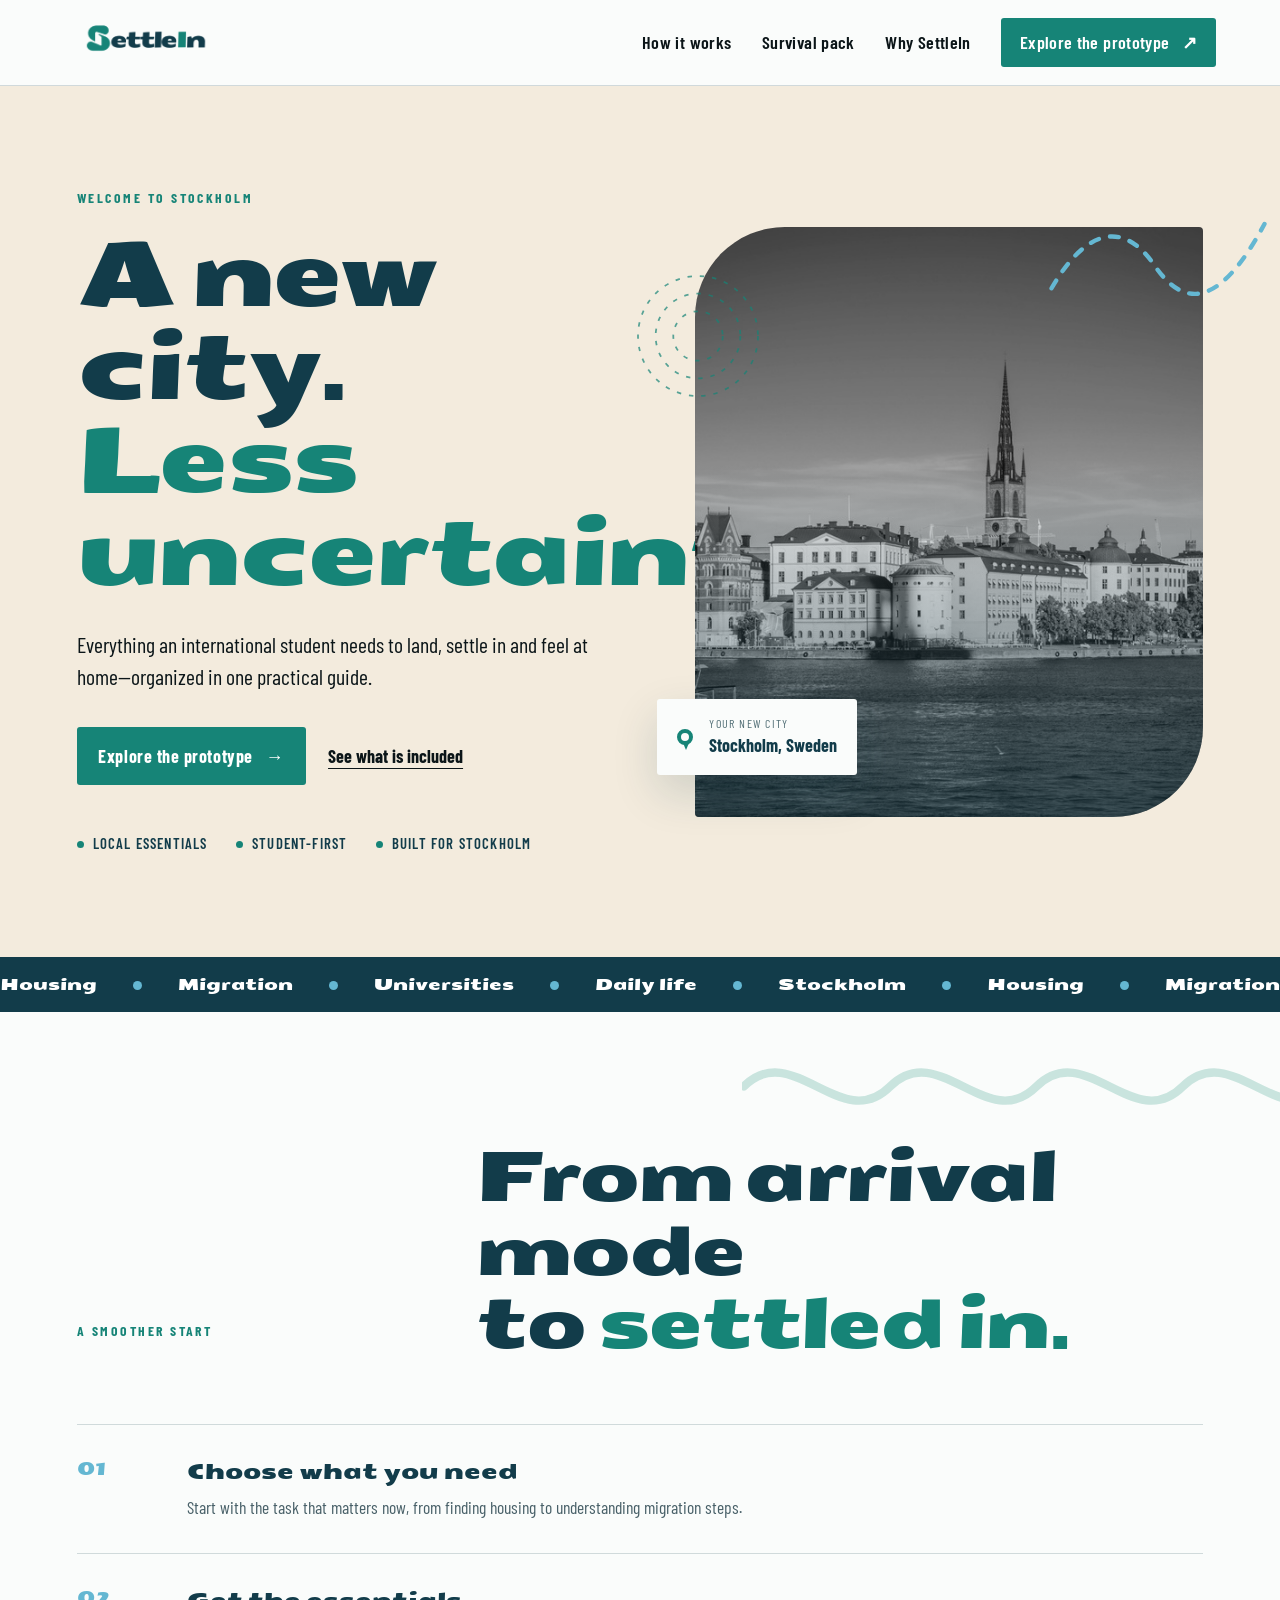
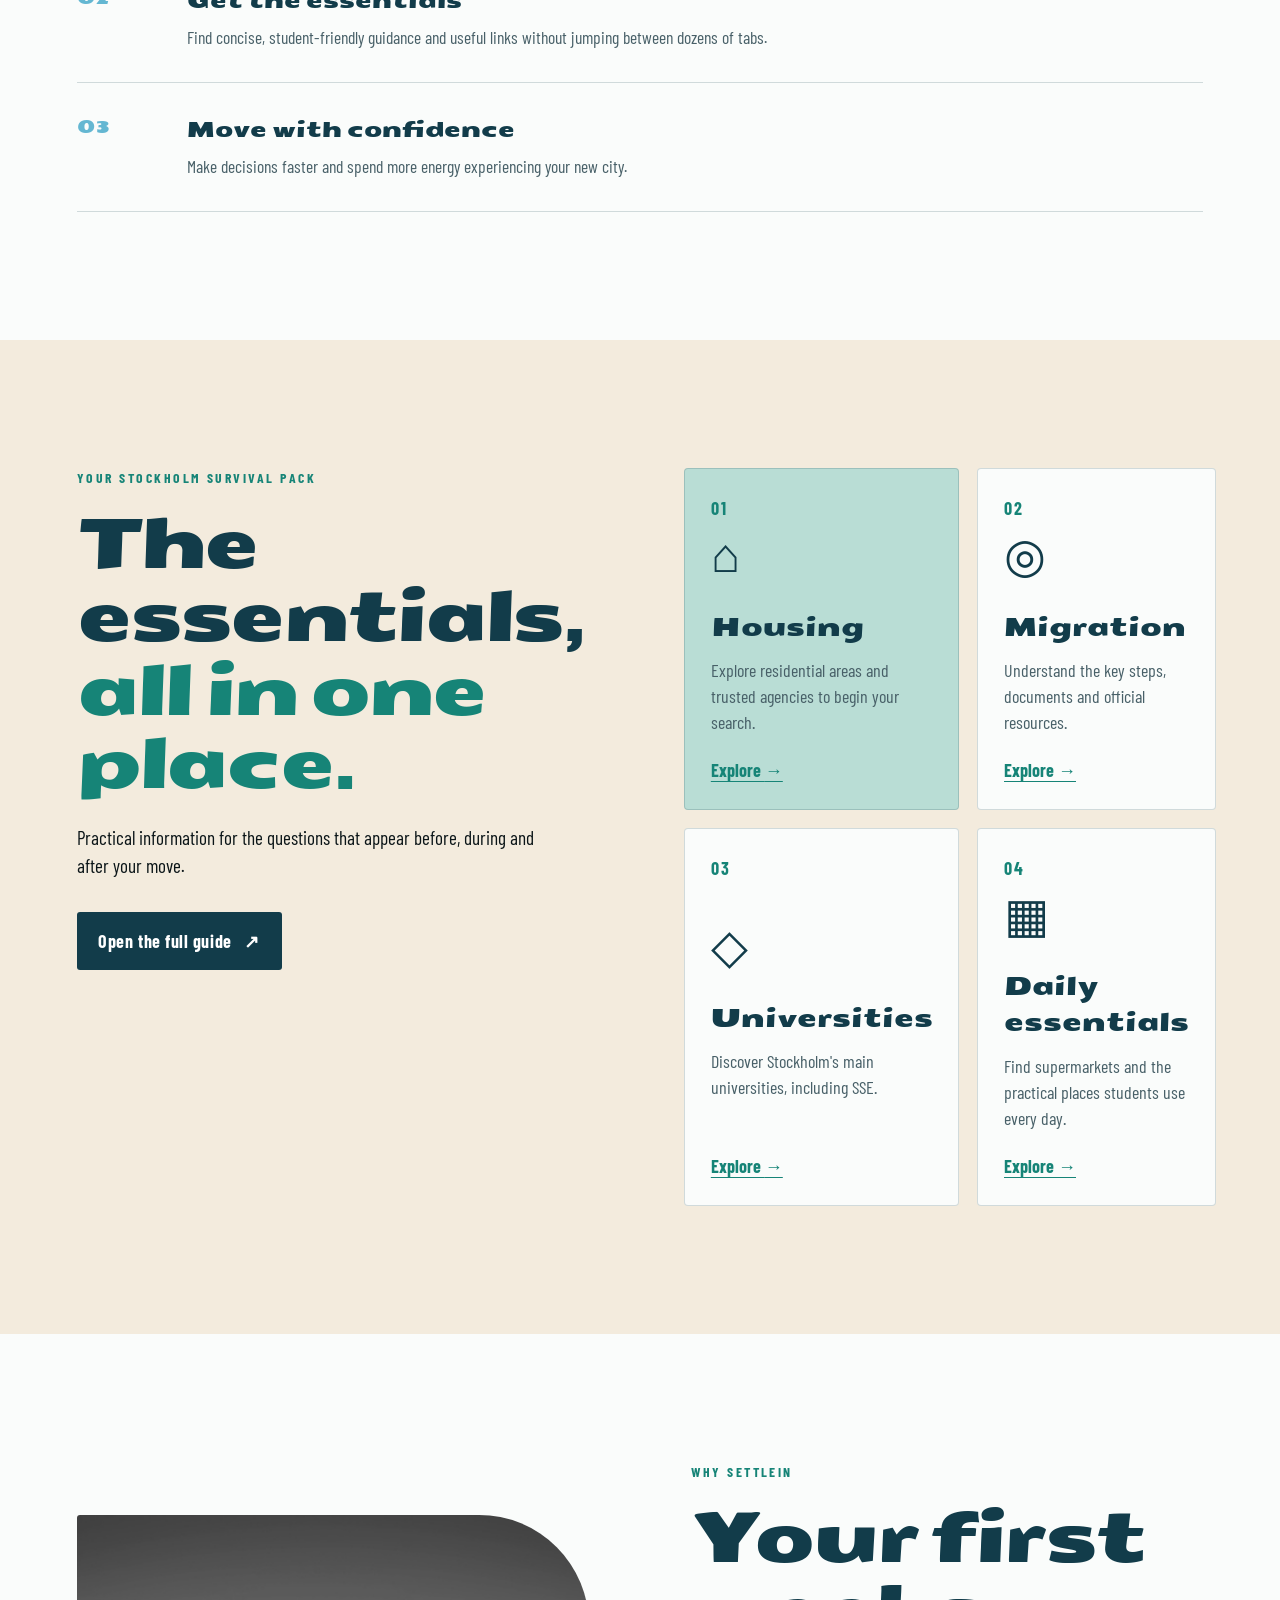
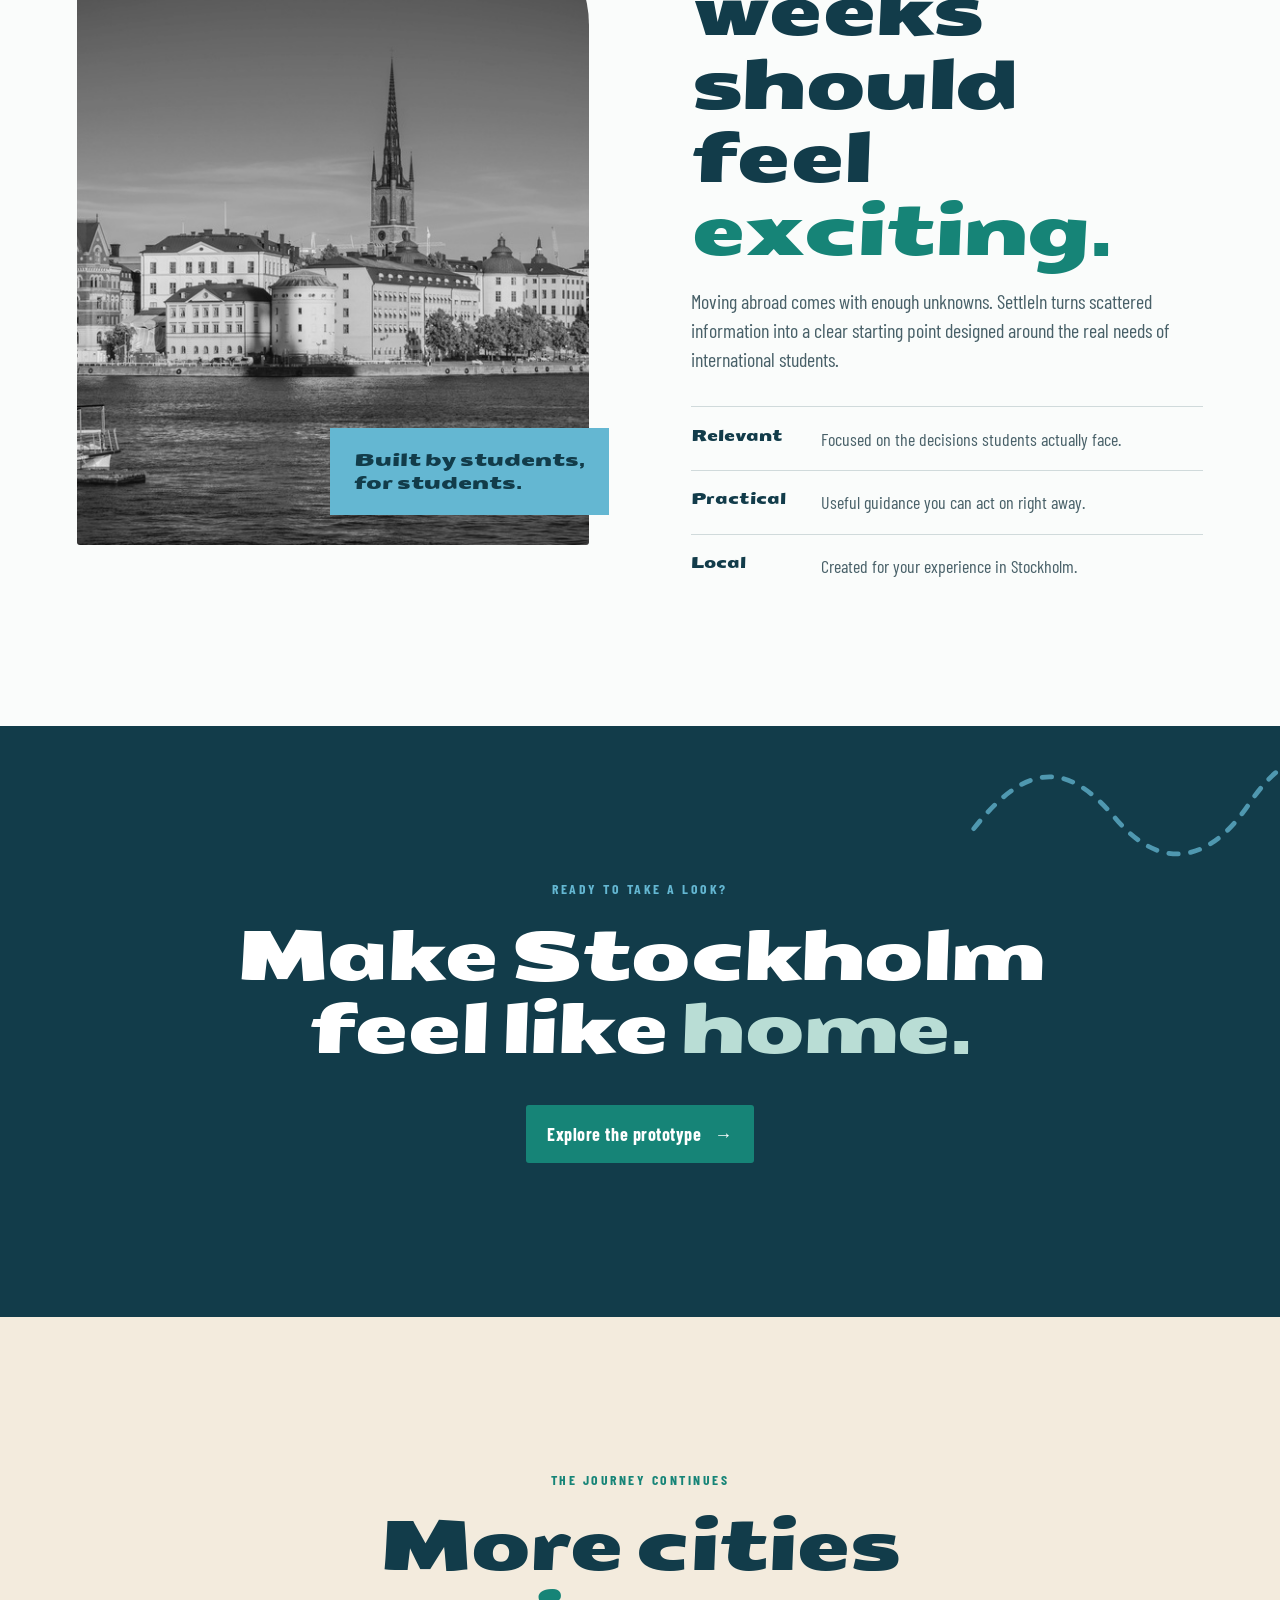
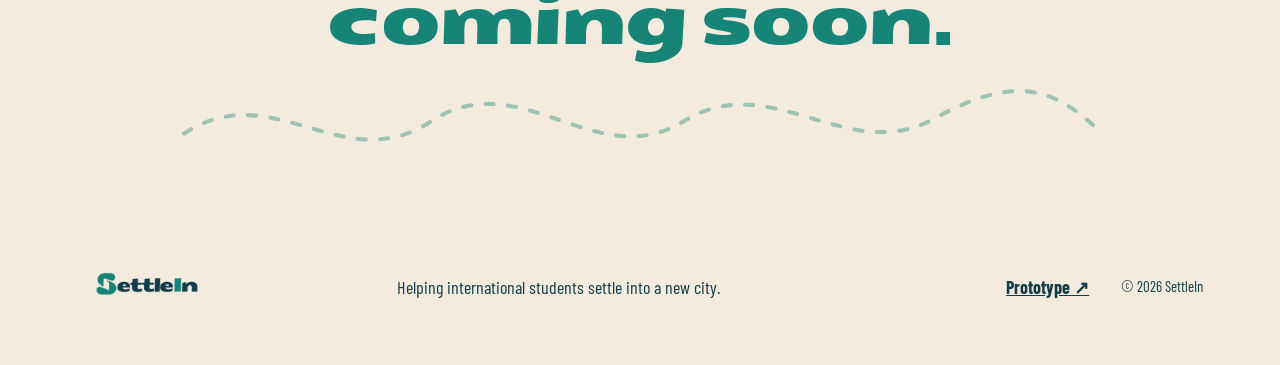
<file: index.html>
<!doctype html>
<html lang="en">
<head>
  <meta charset="utf-8">
  <meta name="viewport" content="width=device-width, initial-scale=1">
  <meta name="description" content="SettleIn helps international students move to Stockholm with practical, trustworthy local guidance.">
  <title>SettleIn | Your move, made simple</title>
  <link rel="preconnect" href="https://fonts.googleapis.com">
  <link rel="preconnect" href="https://fonts.gstatic.com" crossorigin>
  <link href="https://fonts.googleapis.com/css2?family=Barlow+Condensed:wght@400;500;600;700&family=Seymour+One&display=swap" rel="stylesheet">
  <link rel="stylesheet" href="styles.css">
</head>
<body>
  <a class="skip-link" href="#main">Skip to content</a>
  <header class="site-header" id="top">
    <a class="brand" href="#top" aria-label="SettleIn home">
     <img src="assets/SettleIn Logo.png" alt="SettleIn">
    </a>
    <button class="menu-toggle" aria-expanded="false" aria-controls="site-nav" aria-label="Open menu"><span></span><span></span></button>
    <nav id="site-nav" aria-label="Main navigation">
      <a href="#how-it-works">How it works</a>
      <a href="#survival-pack">Survival pack</a>
      <a href="#why-settlein">Why SettleIn</a>
      <a class="nav-cta" href="https://settleinpilot.lovable.app/">Explore the prototype <span aria-hidden="true">↗</span></a>
    </nav>
  </header>

  <main id="main">
    <section class="hero">
      <div class="hero-copy">
        <p class="eyebrow">Welcome to Stockholm</p>
        <h1>A new city.<br><span>Less uncertainty.</span></h1>
        <p class="hero-text">Everything an international student needs to land, settle in and feel at home—organized in one practical guide.</p>
        <div class="hero-actions">
          <a class="button button-primary" href="https://settleinpilot.lovable.app/">Explore the prototype <span aria-hidden="true">→</span></a>
          <a class="text-link" href="#survival-pack">See what is included</a>
        </div>
        <div class="trust-row" aria-label="Key benefits"><span>Local essentials</span><span>Student-first</span><span>Built for Stockholm</span></div>
      </div>
      <div class="hero-visual" aria-label="Stockholm city view">
        <img src="assets/stockholm.png" alt="Black and white view of Stockholm across the water">
        <div class="location-card"><span class="pin" aria-hidden="true"></span><div><small>Your new city</small><strong>Stockholm, Sweden</strong></div></div>
        <svg class="route route-one" viewBox="0 0 250 120" aria-hidden="true"><path d="M4 98C47 24 89 25 121 72s72 52 125-47"/></svg>
        <svg class="motion-rings" viewBox="0 0 170 170" aria-hidden="true"><circle cx="85" cy="85" r="68"/><circle cx="85" cy="85" r="48"/><circle cx="85" cy="85" r="28"/></svg>
      </div>
    </section>

    <section class="marquee" aria-label="SettleIn topics"><div>Housing <i></i> Migration <i></i> Universities <i></i> Daily life <i></i> Stockholm <i></i> Housing <i></i> Migration</div></section>

    <section class="section how" id="how-it-works">
      <svg class="motion-wave" viewBox="0 0 700 90" aria-hidden="true"><path d="M2 47c58-58 116 58 174 0s116 58 174 0 116 58 174 0 116 58 174 0"/></svg>
      <div class="section-heading"><p class="eyebrow">A smoother start</p><h2>From arrival mode<br>to <span>settled in.</span></h2></div>
      <ol class="steps">
        <li><span>01</span><div><h3>Choose what you need</h3><p>Start with the task that matters now, from finding housing to understanding migration steps.</p></div></li>
        <li><span>02</span><div><h3>Get the essentials</h3><p>Find concise, student-friendly guidance and useful links without jumping between dozens of tabs.</p></div></li>
        <li><span>03</span><div><h3>Move with confidence</h3><p>Make decisions faster and spend more energy experiencing your new city.</p></div></li>
      </ol>
    </section>

    <section class="section pack" id="survival-pack">
      <div class="pack-intro"><p class="eyebrow">Your Stockholm survival pack</p><h2>The essentials,<br><span>all in one place.</span></h2><p>Practical information for the questions that appear before, during and after your move.</p><a class="button button-dark" href="https://settleinpilot.lovable.app/">Open the full guide <span aria-hidden="true">↗</span></a></div>
      <div class="topic-grid">
        <article class="topic-card featured"><div class="card-number">01</div><div class="topic-icon" aria-hidden="true">⌂</div><h3>Housing</h3><p>Explore residential areas and trusted agencies to begin your search.</p><a href="https://settleinpilot.lovable.app/" aria-label="Explore housing">Explore <span>→</span></a></article>
        <article class="topic-card"><div class="card-number">02</div><div class="topic-icon" aria-hidden="true">◎</div><h3>Migration</h3><p>Understand the key steps, documents and official resources.</p><a href="https://settleinpilot.lovable.app/" aria-label="Explore migration">Explore <span>→</span></a></article>
        <article class="topic-card"><div class="card-number">03</div><div class="topic-icon" aria-hidden="true">◇</div><h3>Universities</h3><p>Discover Stockholm's main universities, including SSE.</p><a href="https://settleinpilot.lovable.app/" aria-label="Explore universities">Explore <span>→</span></a></article>
        <article class="topic-card"><div class="card-number">04</div><div class="topic-icon" aria-hidden="true">▦</div><h3>Daily essentials</h3><p>Find supermarkets and the practical places students use every day.</p><a href="https://settleinpilot.lovable.app/" aria-label="Explore daily essentials">Explore <span>→</span></a></article>
      </div>
    </section>

    <section class="section proof" id="why-settlein">
      <div class="proof-photo"><img src="assets/stockholm.png" alt="Stockholm waterfront in black and white"><div class="photo-label">Built by students,<br>for students.</div></div>
      <div class="proof-copy"><p class="eyebrow">Why SettleIn</p><h2>Your first weeks should feel <span>exciting.</span></h2><p>Moving abroad comes with enough unknowns. SettleIn turns scattered information into a clear starting point designed around the real needs of international students.</p><ul><li><strong>Relevant</strong><span>Focused on the decisions students actually face.</span></li><li><strong>Practical</strong><span>Useful guidance you can act on right away.</span></li><li><strong>Local</strong><span>Created for your experience in Stockholm.</span></li></ul></div>
    </section>

    <section class="final-cta">
      <svg class="route route-two" viewBox="0 0 400 120" aria-hidden="true"><path d="M4 87C63 12 106 20 153 76s98 48 140-14 74-58 103-30"/></svg>
      <p class="eyebrow">Ready to take a look?</p><h2>Make Stockholm<br>feel like <span>home.</span></h2><a class="button button-primary" href="https://settleinpilot.lovable.app/">Explore the prototype <span aria-hidden="true">→</span></a>
    </section>

    <section class="coming-soon" aria-labelledby="coming-title">
      <p class="eyebrow">The journey continues</p>
      <h2 id="coming-title">More cities<br><span>coming soon.</span></h2>
      <svg class="coming-track" viewBox="0 0 900 120" aria-hidden="true"><path d="M4 65C92 8 159 110 246 53s161 53 247 0 160 45 246-3 121-22 157 9"/></svg>
    </section>
  </main>

  <footer><a class="brand brand-footer" href="#top"><img src="assets/SettleIn Logo.png" alt="SettleIn"></a><p>Helping international students settle into a new city.</p><a href="https://settleinpilot.lovable.app/">Prototype ↗</a><small>© 2026 SettleIn</small></footer>
  <script src="script.js"></script>
</body>
</html>
</file>
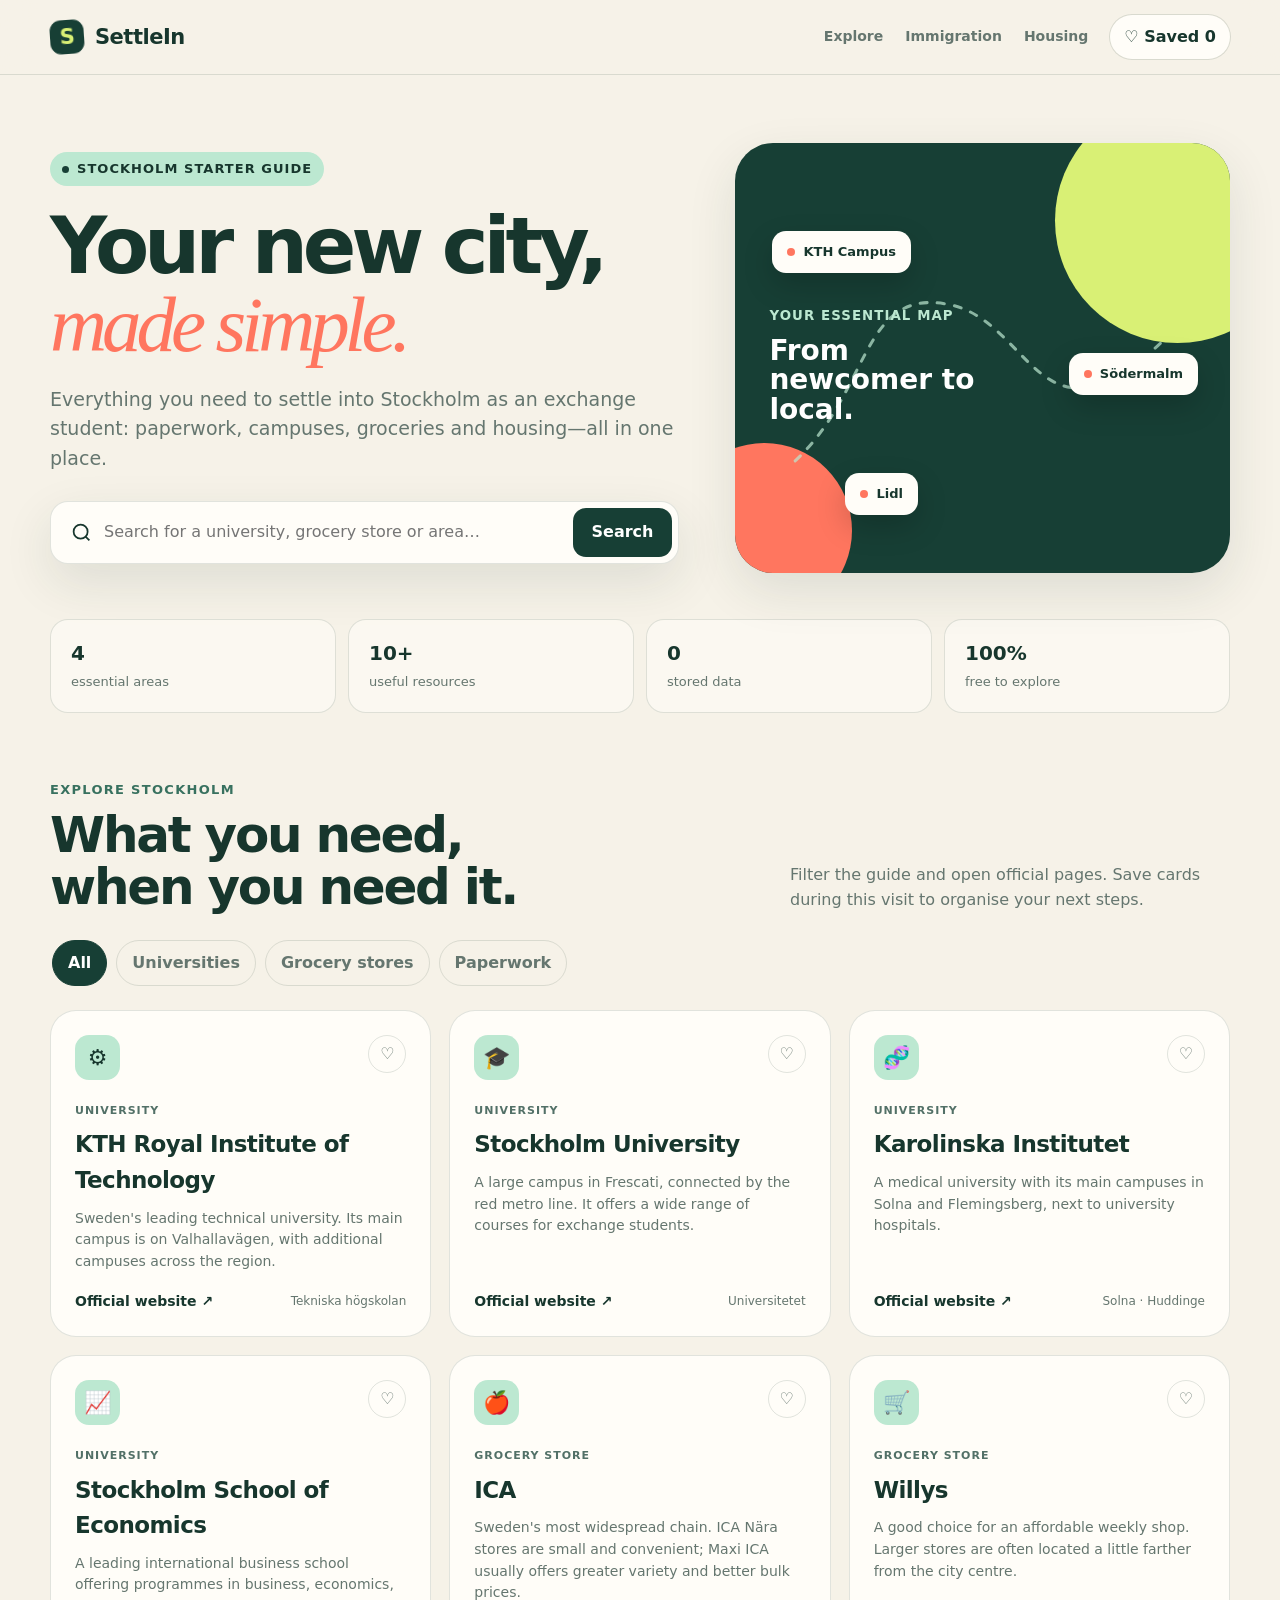
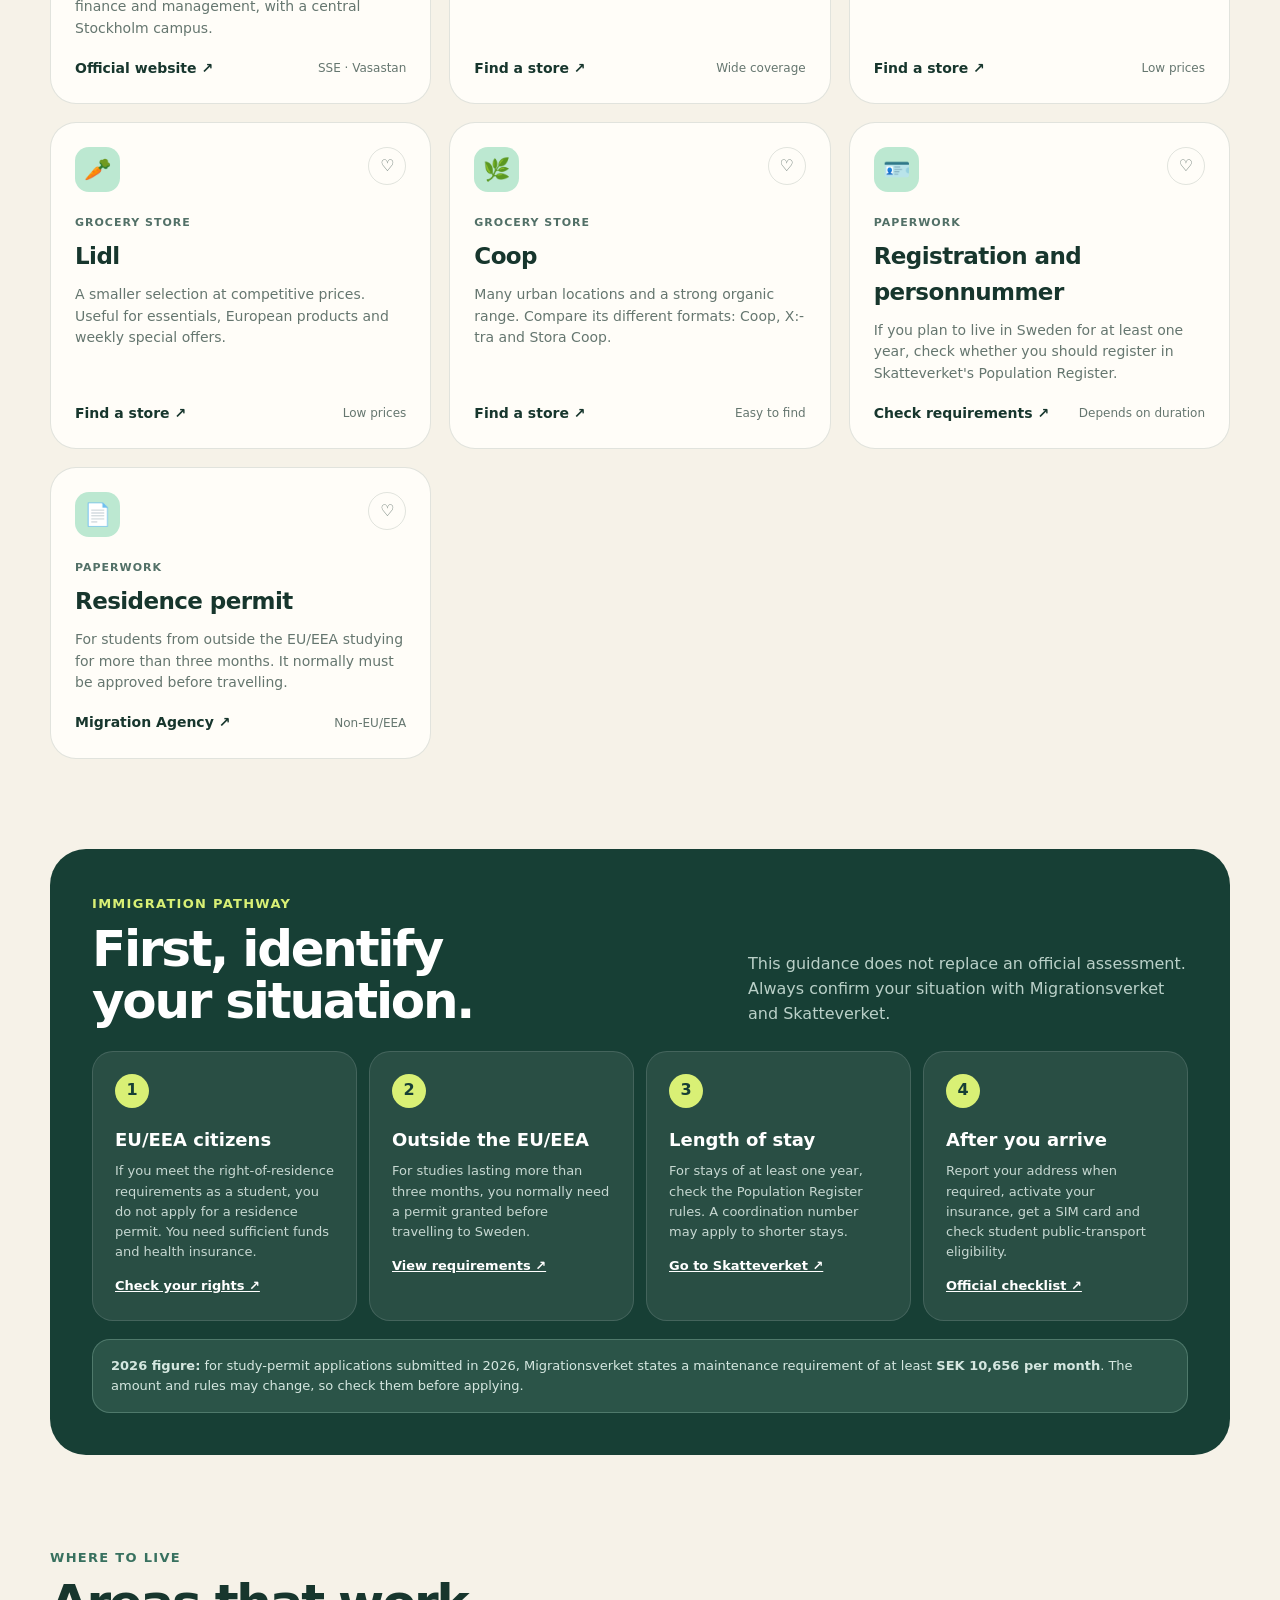
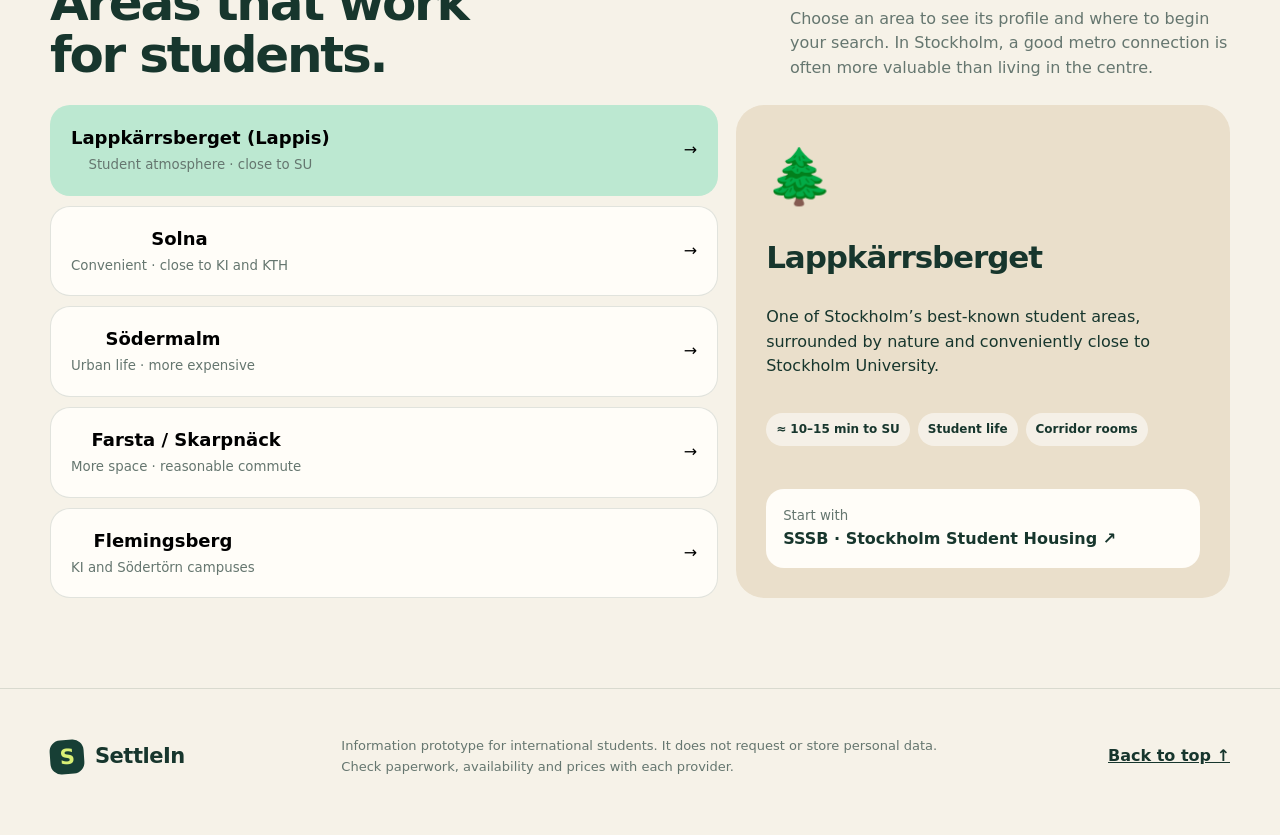
<file: index (2).html>
<!doctype html>
<html lang="en">
<head>
  <meta charset="utf-8">
  <meta name="viewport" content="width=device-width, initial-scale=1">
  <meta name="description" content="SettleIn: a practical guide for international students newly arrived in Stockholm.">
  <title>SettleIn · Stockholm starter guide</title>
  <style>
    :root {
      --ink:#17362d; --muted:#65766f; --cream:#f6f2e8; --paper:#fffdf8;
      --green:#173f35; --mint:#bce8d1; --lime:#d9f075; --coral:#ff765f;
      --line:rgba(23,54,45,.13); --shadow:0 18px 50px rgba(23,54,45,.11);
      --radius:26px;
    }
    *{box-sizing:border-box} html{scroll-behavior:smooth}
    body{margin:0;background:var(--cream);color:var(--ink);font:16px/1.55 Inter,ui-sans-serif,system-ui,-apple-system,BlinkMacSystemFont,"Segoe UI",sans-serif}
    button,input{font:inherit} a{color:inherit} button,a{-webkit-tap-highlight-color:transparent}
    .shell{width:min(1180px,calc(100% - 34px));margin:auto}
    .topbar{position:sticky;top:0;z-index:20;background:rgba(246,242,232,.88);backdrop-filter:blur(16px);border-bottom:1px solid var(--line)}
    nav{height:74px;display:flex;align-items:center;justify-content:space-between;gap:24px}
    .brand{display:flex;align-items:center;gap:11px;font-weight:850;font-size:21px;text-decoration:none;letter-spacing:-.5px}
    .brand-mark{display:grid;place-items:center;width:34px;height:34px;border-radius:11px;background:var(--green);color:var(--lime);transform:rotate(-4deg)}
    .navlinks{display:flex;gap:22px;align-items:center}.navlinks a{text-decoration:none;color:var(--muted);font-size:14px;font-weight:650}.navlinks a:hover{color:var(--ink)}
    .saved-pill{border:0;background:var(--paper);box-shadow:0 0 0 1px var(--line);padding:10px 14px;border-radius:999px;color:var(--ink);font-weight:750;cursor:pointer}
    .hero{padding:68px 0 42px;display:grid;grid-template-columns:1.12fr .88fr;gap:56px;align-items:center}
    .eyebrow{display:inline-flex;align-items:center;gap:8px;background:var(--mint);padding:7px 12px;border-radius:999px;font-size:13px;font-weight:800;text-transform:uppercase;letter-spacing:.08em}
    .dot{width:7px;height:7px;background:var(--green);border-radius:50%}
    h1{font-size:clamp(45px,6.2vw,79px);line-height:.98;letter-spacing:-.064em;margin:22px 0 22px;max-width:760px}
    h1 em{font-family:Georgia,serif;font-weight:400;color:var(--coral)}
    .lead{font-size:19px;color:var(--muted);max-width:660px;margin:0 0 28px}
    .search{display:flex;align-items:center;background:var(--paper);border:1px solid var(--line);border-radius:18px;padding:6px;box-shadow:var(--shadow);max-width:650px}
    .search svg{margin-left:14px;flex:none}.search input{width:100%;border:0;outline:0;background:transparent;padding:12px;color:var(--ink)}
    .search button{border:0;background:var(--green);color:white;padding:12px 19px;border-radius:13px;font-weight:800;cursor:pointer}
    .hero-card{min-height:430px;background:var(--green);border-radius:38px;position:relative;overflow:hidden;padding:34px;color:white;box-shadow:var(--shadow)}
    .orb{position:absolute;border-radius:50%}.orb.one{width:245px;height:245px;background:var(--lime);right:-70px;top:-45px}.orb.two{width:175px;height:175px;background:var(--coral);left:-58px;bottom:-45px}
    .map-line{position:absolute;inset:65px 45px 35px;opacity:.7}
    .map-line path{fill:none;stroke:var(--mint);stroke-width:3;stroke-linecap:round;stroke-dasharray:7 10}
    .pin{position:absolute;background:var(--paper);color:var(--ink);padding:11px 15px;border-radius:14px;font-size:13px;font-weight:800;box-shadow:0 12px 30px rgba(0,0,0,.18)}
    .pin:before{content:"";display:inline-block;width:8px;height:8px;background:var(--coral);border-radius:50%;margin-right:8px}.p1{top:88px;left:37px}.p2{top:210px;right:32px}.p3{bottom:58px;left:110px}
    .hero-card-copy{position:absolute;left:34px;top:160px;width:210px}.hero-card-copy small{color:var(--mint);font-weight:800;text-transform:uppercase;letter-spacing:.08em}.hero-card-copy strong{display:block;font-size:28px;line-height:1.05;margin-top:8px}
    .stats{display:grid;grid-template-columns:repeat(4,1fr);gap:12px;margin:4px 0 64px}.stat{background:rgba(255,253,248,.55);border:1px solid var(--line);padding:18px 20px;border-radius:18px}.stat strong{display:block;font-size:20px}.stat span{font-size:13px;color:var(--muted)}
    section{scroll-margin-top:94px}.section-head{display:flex;justify-content:space-between;align-items:end;gap:24px;margin-bottom:24px}.kicker{font-size:13px;font-weight:850;text-transform:uppercase;letter-spacing:.1em;color:#38715f}.section-head h2{font-size:clamp(32px,4vw,50px);letter-spacing:-.045em;line-height:1.04;margin:7px 0 0}.section-head p{color:var(--muted);max-width:440px;margin:0}
    .filters{display:flex;gap:9px;overflow:auto;padding:3px 2px 12px;margin-bottom:12px}.filter{border:1px solid var(--line);background:transparent;padding:10px 15px;border-radius:999px;font-weight:750;color:var(--muted);cursor:pointer;white-space:nowrap}.filter.active{background:var(--green);color:white;border-color:var(--green)}
    .grid{display:grid;grid-template-columns:repeat(3,1fr);gap:18px}.card{background:var(--paper);border:1px solid var(--line);border-radius:var(--radius);padding:24px;display:flex;flex-direction:column;min-height:260px;transition:.2s ease}.card:hover{transform:translateY(-3px);box-shadow:var(--shadow)}
    .card-top{display:flex;justify-content:space-between;align-items:start;gap:12px}.icon{width:45px;height:45px;border-radius:14px;display:grid;place-items:center;background:var(--mint);font-size:22px}.save{border:1px solid var(--line);background:transparent;border-radius:50%;width:38px;height:38px;cursor:pointer;color:var(--muted)}.save.active{background:var(--lime);color:var(--green);border-color:transparent}
    .tag{align-self:flex-start;margin:22px 0 8px;font-size:11px;font-weight:850;letter-spacing:.09em;text-transform:uppercase;color:#527067}.card h3{font-size:23px;letter-spacing:-.025em;margin:0 0 9px}.card p{color:var(--muted);font-size:14px;margin:0 0 18px}.card-actions{margin-top:auto;display:flex;align-items:center;justify-content:space-between}.link{font-weight:800;text-decoration:none;font-size:14px}.link:hover{text-decoration:underline}.meta{font-size:12px;color:var(--muted)}
    .migration{margin:90px 0;background:var(--green);color:white;border-radius:36px;padding:42px;position:relative;overflow:hidden}.migration .section-head p{color:#bad0c8}.migration .kicker{color:var(--lime)}
    .steps{display:grid;grid-template-columns:repeat(4,1fr);gap:12px;position:relative}.step{background:rgba(255,255,255,.08);border:1px solid rgba(255,255,255,.13);border-radius:21px;padding:22px}.step-no{display:grid;place-items:center;width:34px;height:34px;border-radius:50%;background:var(--lime);color:var(--green);font-weight:900}.step h3{font-size:18px;margin:18px 0 8px}.step p{font-size:13px;color:#c7d8d2;margin:0}.step a{display:inline-block;margin-top:14px;color:white;font-weight:800;font-size:13px}
    .callout{margin-top:18px;border-radius:18px;background:rgba(188,232,209,.12);border:1px solid rgba(188,232,209,.25);padding:16px 18px;font-size:13px;color:#d5e7e0}
    .housing{margin:80px 0}.districts{display:grid;grid-template-columns:1.15fr .85fr;gap:18px}.district-list{display:grid;gap:10px}.district{background:var(--paper);border:1px solid var(--line);border-radius:20px;padding:18px 20px;cursor:pointer;transition:.2s}.district.active{background:var(--mint);border-color:transparent}.district-row{display:flex;align-items:center;justify-content:space-between;gap:12px}.district h3{margin:0;font-size:18px}.district small{color:var(--muted)}.district-detail{background:#eadfcb;border-radius:28px;padding:30px;display:flex;flex-direction:column;min-height:390px}.district-detail .big{font-size:54px;margin-bottom:14px}.district-detail h3{font-size:31px;letter-spacing:-.035em;margin:0 0 8px}.detail-chips{display:flex;flex-wrap:wrap;gap:8px;margin:18px 0}.detail-chips span{background:rgba(255,255,255,.54);padding:7px 10px;border-radius:999px;font-size:12px;font-weight:750}.agency{margin-top:auto;background:var(--paper);border-radius:18px;padding:17px}.agency small{display:block;color:var(--muted)}.agency a{font-weight:850;text-decoration:none}
    .empty{display:none;text-align:center;padding:50px;color:var(--muted)}
    footer{border-top:1px solid var(--line);padding:34px 0 45px;margin-top:90px}.footer-row{display:flex;align-items:center;justify-content:space-between;gap:20px}.footer-row p{color:var(--muted);font-size:13px;max-width:610px}.footer-row a{font-weight:800}
    .toast{position:fixed;left:50%;bottom:24px;transform:translate(-50%,20px);opacity:0;background:var(--ink);color:white;padding:12px 18px;border-radius:999px;font-size:14px;font-weight:700;transition:.25s;z-index:50;pointer-events:none}.toast.show{opacity:1;transform:translate(-50%,0)}
    @media(max-width:900px){.hero{grid-template-columns:1fr}.hero-card{min-height:350px}.grid{grid-template-columns:repeat(2,1fr)}.steps{grid-template-columns:repeat(2,1fr)}.districts{grid-template-columns:1fr}.stats{grid-template-columns:repeat(2,1fr)}}
    @media(max-width:650px){.shell{width:min(100% - 22px,1180px)}.navlinks a{display:none}.hero{padding-top:42px;gap:34px}.search button{display:none}.hero-card{min-height:330px}.grid{grid-template-columns:1fr}.migration{padding:28px 18px;margin-left:-2px;margin-right:-2px}.steps{grid-template-columns:1fr}.section-head{display:block}.section-head p{margin-top:12px}.footer-row{display:block}.stats{gap:8px}.stat{padding:14px}.district-detail{min-height:350px}}
  </style>
</head>
<body>
  <header class="topbar">
    <nav class="shell" aria-label="Main navigation">
      <a class="brand" href="#inicio"><span class="brand-mark">S</span>SettleIn</a>
      <div class="navlinks"><a href="#explora">Explore</a><a href="#migracion">Immigration</a><a href="#vivienda">Housing</a><button class="saved-pill" id="savedButton">♡ Saved <span id="savedCount">0</span></button></div>
    </nav>
  </header>

  <main id="inicio">
    <div class="shell">
      <div class="hero">
        <div>
          <span class="eyebrow"><span class="dot"></span> Stockholm starter guide</span>
          <h1>Your new city,<br><em>made simple.</em></h1>
          <p class="lead">Everything you need to settle into Stockholm as an exchange student: paperwork, campuses, groceries and housing—all in one place.</p>
          <form class="search" id="searchForm" role="search">
            <svg width="21" height="21" viewBox="0 0 24 24" fill="none" stroke="currentColor" stroke-width="2"><circle cx="11" cy="11" r="8"/><path d="m21 21-4.35-4.35"/></svg>
            <input id="searchInput" aria-label="Search the guide" placeholder="Search for a university, grocery store or area…">
            <button>Search</button>
          </form>
        </div>
        <div class="hero-card" aria-label="Illustrated view of Stockholm">
          <div class="orb one"></div><div class="orb two"></div>
          <svg class="map-line" viewBox="0 0 400 330" aria-hidden="true"><path d="M15 250 C90 180 80 80 165 95 S255 250 380 130"/></svg>
          <div class="pin p1">KTH Campus</div><div class="pin p2">Södermalm</div><div class="pin p3">Lidl</div>
          <div class="hero-card-copy"><small>Your essential map</small><strong>From newcomer to local.</strong></div>
        </div>
      </div>
      <div class="stats"><div class="stat"><strong>4</strong><span>essential areas</span></div><div class="stat"><strong>10+</strong><span>useful resources</span></div><div class="stat"><strong>0</strong><span>stored data</span></div><div class="stat"><strong>100%</strong><span>free to explore</span></div></div>

      <section id="explora">
        <div class="section-head"><div><span class="kicker">Explore Stockholm</span><h2>What you need,<br>when you need it.</h2></div><p>Filter the guide and open official pages. Save cards during this visit to organise your next steps.</p></div>
        <div class="filters" role="group" aria-label="Filter resources">
          <button class="filter active" data-filter="all">All</button><button class="filter" data-filter="universidad">Universities</button><button class="filter" data-filter="supermercado">Grocery stores</button><button class="filter" data-filter="tramite">Paperwork</button>
        </div>
        <div class="grid" id="resourceGrid">
          <article class="card" data-category="universidad" data-search="kth royal institute technology university engineering technology östermalm">
            <div class="card-top"><span class="icon">⚙️</span><button class="save" aria-label="Save KTH" data-id="kth">♡</button></div><span class="tag">University</span><h3>KTH Royal Institute of Technology</h3><p>Sweden's leading technical university. Its main campus is on Valhallavägen, with additional campuses across the region.</p><div class="card-actions"><a class="link" href="https://www.kth.se/en" target="_blank" rel="noopener">Official website ↗</a><span class="meta">Tekniska högskolan</span></div>
          </article>
          <article class="card" data-category="universidad" data-search="stockholm university su frescati albano">
            <div class="card-top"><span class="icon">🎓</span><button class="save" aria-label="Save Stockholm University" data-id="su">♡</button></div><span class="tag">University</span><h3>Stockholm University</h3><p>A large campus in Frescati, connected by the red metro line. It offers a wide range of courses for exchange students.</p><div class="card-actions"><a class="link" href="https://www.su.se/english/" target="_blank" rel="noopener">Official website ↗</a><span class="meta">Universitetet</span></div>
          </article>
          <article class="card" data-category="universidad" data-search="karolinska institutet university medicine solna flemingsberg">
            <div class="card-top"><span class="icon">🧬</span><button class="save" aria-label="Save Karolinska Institutet" data-id="ki">♡</button></div><span class="tag">University</span><h3>Karolinska Institutet</h3><p>A medical university with its main campuses in Solna and Flemingsberg, next to university hospitals.</p><div class="card-actions"><a class="link" href="https://education.ki.se/" target="_blank" rel="noopener">Official website ↗</a><span class="meta">Solna · Huddinge</span></div>
          </article>
          <article class="card" data-category="universidad" data-search="sse stockholm school of economics hhs business economics finance vasastan handelshögskolan exchange">
            <div class="card-top"><span class="icon">📈</span><button class="save" aria-label="Save Stockholm School of Economics" data-id="sse">♡</button></div><span class="tag">University</span><h3>Stockholm School of Economics</h3><p>A leading international business school offering programmes in business, economics, finance and management, with a central Stockholm campus.</p><div class="card-actions"><a class="link" href="https://www.hhs.se/en/" target="_blank" rel="noopener">Official website ↗</a><span class="meta">SSE · Vasastan</span></div>
          </article>
          <article class="card" data-category="supermercado" data-search="ica grocery store food groceries">
            <div class="card-top"><span class="icon">🍎</span><button class="save" aria-label="Save ICA" data-id="ica">♡</button></div><span class="tag">Grocery store</span><h3>ICA</h3><p>Sweden's most widespread chain. ICA Nära stores are small and convenient; Maxi ICA usually offers greater variety and better bulk prices.</p><div class="card-actions"><a class="link" href="https://www.ica.se/butiker/" target="_blank" rel="noopener">Find a store ↗</a><span class="meta">Wide coverage</span></div>
          </article>
          <article class="card" data-category="supermercado" data-search="willys grocery store cheap affordable groceries">
            <div class="card-top"><span class="icon">🛒</span><button class="save" aria-label="Save Willys" data-id="willys">♡</button></div><span class="tag">Grocery store</span><h3>Willys</h3><p>A good choice for an affordable weekly shop. Larger stores are often located a little farther from the city centre.</p><div class="card-actions"><a class="link" href="https://www.willys.se/butik" target="_blank" rel="noopener">Find a store ↗</a><span class="meta">Low prices</span></div>
          </article>
          <article class="card" data-category="supermercado" data-search="lidl grocery store cheap affordable groceries">
            <div class="card-top"><span class="icon">🥕</span><button class="save" aria-label="Save Lidl" data-id="lidl">♡</button></div><span class="tag">Grocery store</span><h3>Lidl</h3><p>A smaller selection at competitive prices. Useful for essentials, European products and weekly special offers.</p><div class="card-actions"><a class="link" href="https://www.lidl.se/c/butiker-och-oppettider/s10020458" target="_blank" rel="noopener">Find a store ↗</a><span class="meta">Low prices</span></div>
          </article>
          <article class="card" data-category="supermercado" data-search="coop grocery store groceries">
            <div class="card-top"><span class="icon">🌿</span><button class="save" aria-label="Save Coop" data-id="coop">♡</button></div><span class="tag">Grocery store</span><h3>Coop</h3><p>Many urban locations and a strong organic range. Compare its different formats: Coop, X:-tra and Stora Coop.</p><div class="card-actions"><a class="link" href="https://www.coop.se/butiker-erbjudanden/" target="_blank" rel="noopener">Find a store ↗</a><span class="meta">Easy to find</span></div>
          </article>
          <article class="card" data-category="tramite" data-search="personnummer skatteverket identity immigration population registration">
            <div class="card-top"><span class="icon">🪪</span><button class="save" aria-label="Save population registration" data-id="personnummer">♡</button></div><span class="tag">Paperwork</span><h3>Registration and personnummer</h3><p>If you plan to live in Sweden for at least one year, check whether you should register in Skatteverket's Population Register.</p><div class="card-actions"><a class="link" href="https://www.skatteverket.se/servicelankar/otherlanguages/inenglish/individualsandemployees/movingtosweden.4.7be5268414bea064694c40c.html" target="_blank" rel="noopener">Check requirements ↗</a><span class="meta">Depends on duration</span></div>
          </article>
          <article class="card" data-category="tramite" data-search="residence permit immigration migrationsverket visa">
            <div class="card-top"><span class="icon">📄</span><button class="save" aria-label="Save residence permit" data-id="permit">♡</button></div><span class="tag">Paperwork</span><h3>Residence permit</h3><p>For students from outside the EU/EEA studying for more than three months. It normally must be approved before travelling.</p><div class="card-actions"><a class="link" href="https://www.migrationsverket.se/en/you-want-to-apply/study/higher-education.html" target="_blank" rel="noopener">Migration Agency ↗</a><span class="meta">Non-EU/EEA</span></div>
          </article>
        </div>
        <div class="empty" id="emptyState">No results found. Try “KTH”, “affordable” or “permit”.</div>
      </section>

      <section class="migration" id="migracion">
        <div class="section-head"><div><span class="kicker">Immigration pathway</span><h2>First, identify<br>your situation.</h2></div><p>This guidance does not replace an official assessment. Always confirm your situation with Migrationsverket and Skatteverket.</p></div>
        <div class="steps">
          <article class="step"><span class="step-no">1</span><h3>EU/EEA citizens</h3><p>If you meet the right-of-residence requirements as a student, you do not apply for a residence permit. You need sufficient funds and health insurance.</p><a href="https://www.migrationsverket.se/en/you-want-to-apply/eu-eea-citizens.html" target="_blank" rel="noopener">Check your rights ↗</a></article>
          <article class="step"><span class="step-no">2</span><h3>Outside the EU/EEA</h3><p>For studies lasting more than three months, you normally need a permit granted before travelling to Sweden.</p><a href="https://www.migrationsverket.se/en/you-want-to-apply/study/higher-education.html" target="_blank" rel="noopener">View requirements ↗</a></article>
          <article class="step"><span class="step-no">3</span><h3>Length of stay</h3><p>For stays of at least one year, check the Population Register rules. A coordination number may apply to shorter stays.</p><a href="https://www.skatteverket.se/servicelankar/otherlanguages/inenglish/individualsandemployees/movingtosweden.4.7be5268414bea064694c40c.html" target="_blank" rel="noopener">Go to Skatteverket ↗</a></article>
          <article class="step"><span class="step-no">4</span><h3>After you arrive</h3><p>Report your address when required, activate your insurance, get a SIM card and check student public-transport eligibility.</p><a href="https://www.migrationsverket.se/en/you-want-to-apply/study.html" target="_blank" rel="noopener">Official checklist ↗</a></article>
        </div>
        <div class="callout"><strong>2026 figure:</strong> for study-permit applications submitted in 2026, Migrationsverket states a maintenance requirement of at least <strong>SEK 10,656 per month</strong>. The amount and rules may change, so check them before applying.</div>
      </section>

      <section class="housing" id="vivienda">
        <div class="section-head"><div><span class="kicker">Where to live</span><h2>Areas that work<br>for students.</h2></div><p>Choose an area to see its profile and where to begin your search. In Stockholm, a good metro connection is often more valuable than living in the centre.</p></div>
        <div class="districts">
          <div class="district-list" id="districtList">
            <button class="district active" data-key="lappis"><div class="district-row"><div><h3>Lappkärrsberget (Lappis)</h3><small>Student atmosphere · close to SU</small></div><span>→</span></div></button>
            <button class="district" data-key="solna"><div class="district-row"><div><h3>Solna</h3><small>Convenient · close to KI and KTH</small></div><span>→</span></div></button>
            <button class="district" data-key="soder"><div class="district-row"><div><h3>Södermalm</h3><small>Urban life · more expensive</small></div><span>→</span></div></button>
            <button class="district" data-key="farsta"><div class="district-row"><div><h3>Farsta / Skarpnäck</h3><small>More space · reasonable commute</small></div><span>→</span></div></button>
            <button class="district" data-key="fleming"><div class="district-row"><div><h3>Flemingsberg</h3><small>KI and Södertörn campuses</small></div><span>→</span></div></button>
          </div>
          <aside class="district-detail" id="districtDetail" aria-live="polite"></aside>
        </div>
      </section>
    </div>
  </main>

  <footer><div class="shell footer-row"><a class="brand" href="#inicio"><span class="brand-mark">S</span>SettleIn</a><p>Information prototype for international students. It does not request or store personal data. Check paperwork, availability and prices with each provider.</p><a href="#inicio">Back to top ↑</a></div></footer>
  <div class="toast" id="toast" role="status"></div>

  <script>
    const cards=[...document.querySelectorAll('.card')], filters=[...document.querySelectorAll('.filter')];
    let activeFilter='all', saved=new Set();
    const searchInput=document.getElementById('searchInput'), empty=document.getElementById('emptyState');
    function applyFilters(){const q=searchInput.value.trim().toLowerCase();let count=0;cards.forEach(c=>{const okCategory=activeFilter==='all'||c.dataset.category===activeFilter;const okSearch=!q||c.dataset.search.includes(q)||c.textContent.toLowerCase().includes(q);const show=okCategory&&okSearch;c.style.display=show?'flex':'none';if(show)count++});empty.style.display=count?'none':'block'}
    filters.forEach(btn=>btn.addEventListener('click',()=>{filters.forEach(b=>b.classList.remove('active'));btn.classList.add('active');activeFilter=btn.dataset.filter;applyFilters()}));
    searchInput.addEventListener('input',applyFilters);document.getElementById('searchForm').addEventListener('submit',e=>{e.preventDefault();applyFilters();document.getElementById('explora').scrollIntoView()});
    const toast=document.getElementById('toast');function notify(msg){toast.textContent=msg;toast.classList.add('show');clearTimeout(window.toastTimer);window.toastTimer=setTimeout(()=>toast.classList.remove('show'),1800)}
    document.querySelectorAll('.save').forEach(btn=>btn.addEventListener('click',()=>{const id=btn.dataset.id;if(saved.has(id)){saved.delete(id);btn.classList.remove('active');btn.textContent='♡';notify('Removed from saved items')}else{saved.add(id);btn.classList.add('active');btn.textContent='♥';notify('Saved for this visit')}document.getElementById('savedCount').textContent=saved.size}));
    document.getElementById('savedButton').addEventListener('click',()=>{if(!saved.size){notify('You have not saved any resources yet');return}cards.forEach(c=>c.style.display=saved.has(c.querySelector('.save').dataset.id)?'flex':'none');empty.style.display='none';document.getElementById('explora').scrollIntoView();notify('Showing your saved items')});
    const districts={
      lappis:{emoji:'🌲',name:'Lappkärrsberget',copy:'One of Stockholm’s best-known student areas, surrounded by nature and conveniently close to Stockholm University.',chips:['≈ 10–15 min to SU','Student life','Corridor rooms'],agency:'SSSB · Stockholm Student Housing',url:'https://www.sssb.se/en/'},
      solna:{emoji:'🚇',name:'Solna',copy:'A well-connected municipality north of the city centre. Convenient for Karolinska Institutet and several KTH locations.',chips:['Metro + commuter rail','Full range of services','KI Solna'],agency:'Bostadsförmedlingen Stockholm',url:'https://bostad.stockholm.se/english/'},
      soder:{emoji:'☕',name:'Södermalm',copy:'A central, creative and lively district. Excellent social life and connections, but generally higher rents.',chips:['Very central','Cafés and culture','Higher budget'],agency:'Bostadsförmedlingen + verified sublets',url:'https://bostad.stockholm.se/english/'},
      farsta:{emoji:'🌳',name:'Farsta / Skarpnäck',copy:'Residential areas in southern Stockholm with metro access, nature and options that may be more affordable than the centre.',chips:['Green line','Quieter area','≈ 20–30 min to centre'],agency:'Bostadsförmedlingen Stockholm',url:'https://bostad.stockholm.se/english/'},
      fleming:{emoji:'🔬',name:'Flemingsberg',copy:'A university hub south of Stockholm, particularly convenient for KI and Södertörn University students.',chips:['Commuter rail','Close to campus','University area'],agency:'ByggVesta · Coliving / student housing',url:'https://www.byggvesta.se/en/'}}
    function showDistrict(key){const d=districts[key];document.getElementById('districtDetail').innerHTML=`<div class="big">${d.emoji}</div><h3>${d.name}</h3><p>${d.copy}</p><div class="detail-chips">${d.chips.map(x=>`<span>${x}</span>`).join('')}</div><div class="agency"><small>Start with</small><a href="${d.url}" target="_blank" rel="noopener">${d.agency} ↗</a></div>`}
    document.querySelectorAll('.district').forEach(btn=>btn.addEventListener('click',()=>{document.querySelectorAll('.district').forEach(x=>x.classList.remove('active'));btn.classList.add('active');showDistrict(btn.dataset.key)}));showDistrict('lappis');
  </script>
</body>
</html>
</file>
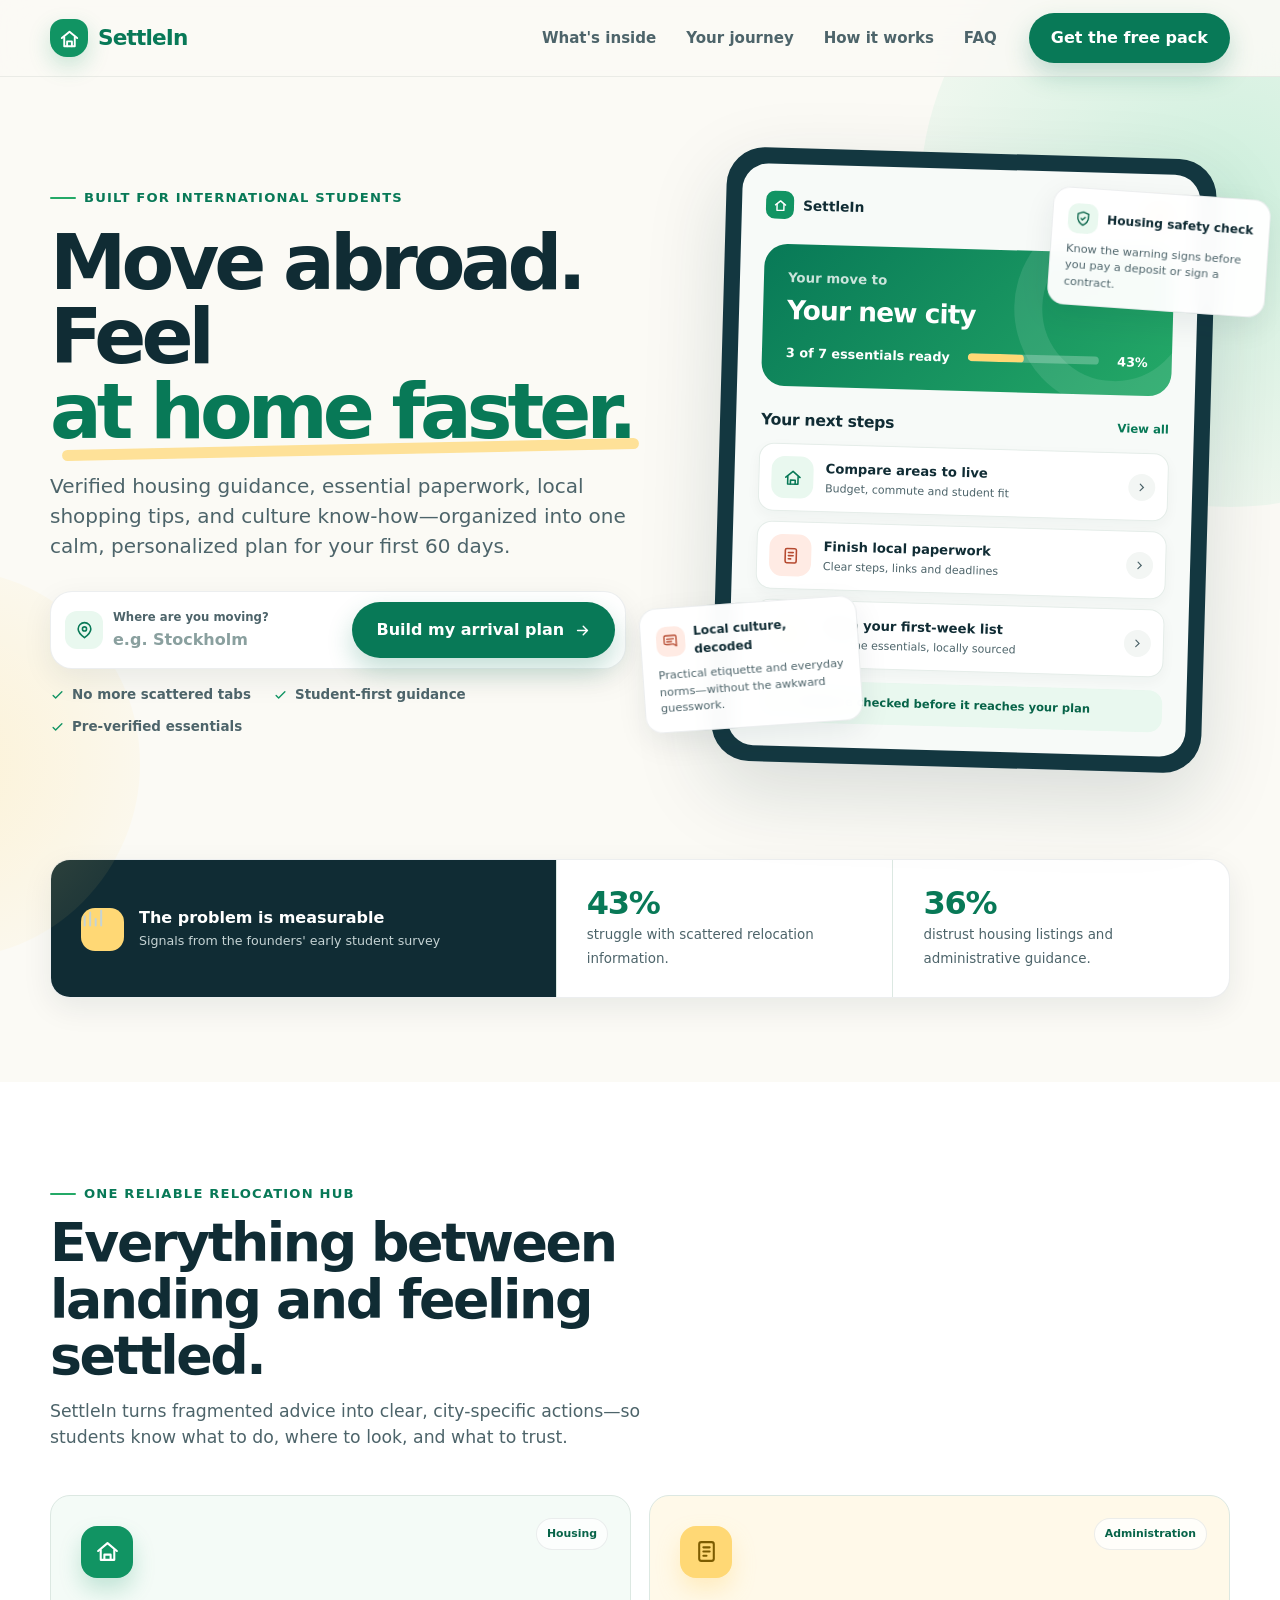
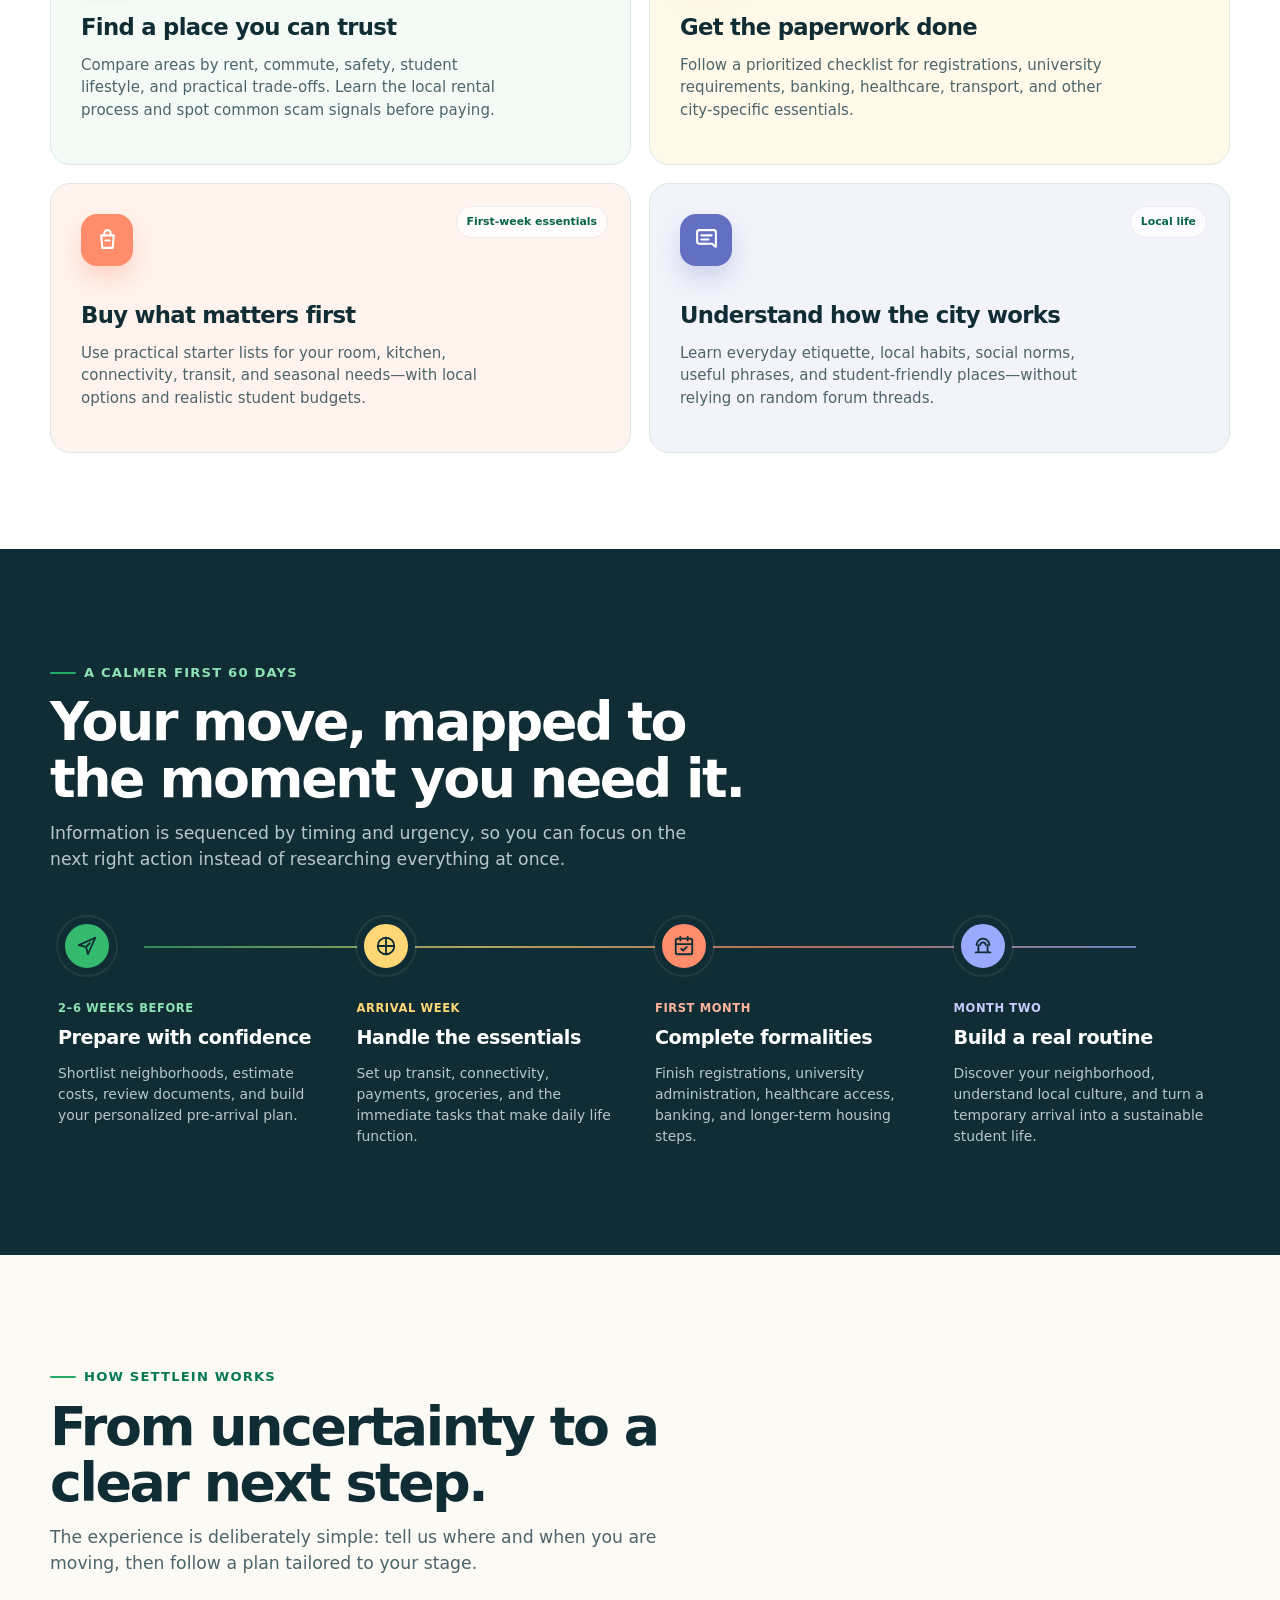
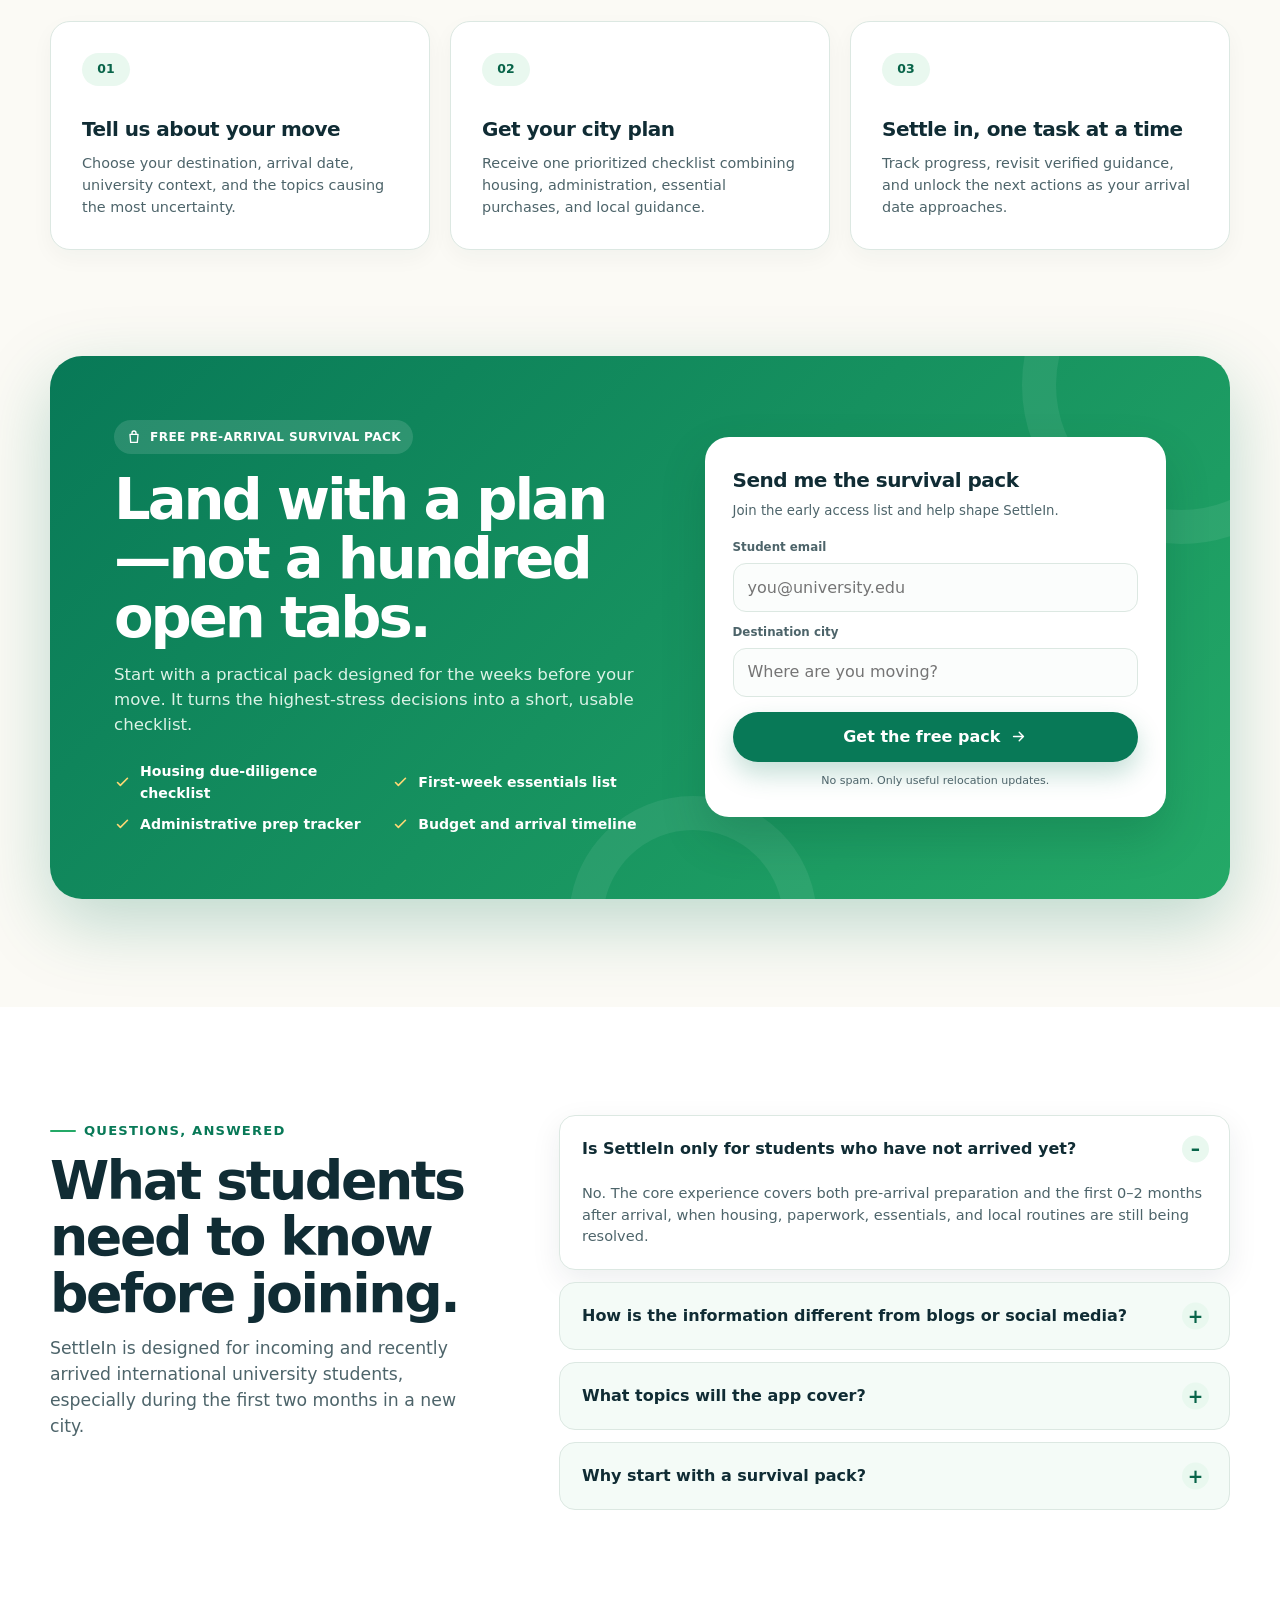
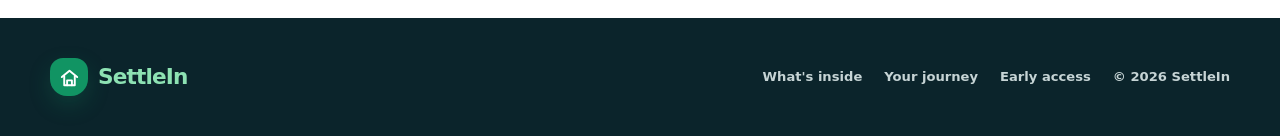
<file: settlein_landing_page.html>
<!DOCTYPE html>
<html lang="en">
<head>
  <meta charset="UTF-8" />
  <meta name="viewport" content="width=device-width, initial-scale=1.0" />
  <meta name="description" content="SettleIn helps international students move to a new city with verified housing guidance, administrative checklists, local essentials, and culture tips in one personalized plan." />
  <title>SettleIn — Move abroad. Feel at home faster.</title>
  <style>
    :root {
      --ink: #102c34;
      --ink-soft: #4d646a;
      --green-900: #086449;
      --green-800: #087957;
      --green-700: #119463;
      --green-600: #24a967;
      --green-500: #35b96f;
      --mint-200: #ccefdc;
      --mint-100: #e9f8ef;
      --mint-50: #f4fbf7;
      --cream: #fbfaf5;
      --white: #ffffff;
      --sand: #f0eadc;
      --coral: #ff8d6b;
      --yellow: #ffd875;
      --line: #dce8e2;
      --shadow-sm: 0 10px 30px rgba(16, 44, 52, 0.08);
      --shadow-lg: 0 28px 80px rgba(16, 44, 52, 0.15);
      --radius-sm: 12px;
      --radius-md: 20px;
      --radius-lg: 32px;
      --max-width: 1180px;
    }

    * { box-sizing: border-box; }

    html {
      scroll-behavior: smooth;
      scroll-padding-top: 90px;
    }

    body {
      margin: 0;
      font-family: Inter, ui-sans-serif, system-ui, -apple-system, BlinkMacSystemFont, "Segoe UI", sans-serif;
      color: var(--ink);
      background: var(--cream);
      line-height: 1.5;
      -webkit-font-smoothing: antialiased;
      overflow-x: hidden;
    }

    a { color: inherit; text-decoration: none; }
    button, input, select { font: inherit; }
    img, svg { display: block; max-width: 100%; }

    .container {
      width: min(var(--max-width), calc(100% - 40px));
      margin: 0 auto;
    }

    .eyebrow {
      display: inline-flex;
      align-items: center;
      gap: 8px;
      color: var(--green-800);
      font-size: 0.82rem;
      font-weight: 800;
      letter-spacing: 0.09em;
      text-transform: uppercase;
    }

    .eyebrow::before {
      content: "";
      width: 26px;
      height: 2px;
      background: var(--green-600);
      border-radius: 99px;
    }

    .section-heading {
      max-width: 720px;
      margin-bottom: 44px;
    }

    .section-heading h2 {
      margin: 12px 0 14px;
      font-size: clamp(2rem, 4.2vw, 3.5rem);
      line-height: 1.05;
      letter-spacing: -0.045em;
    }

    .section-heading p {
      margin: 0;
      color: var(--ink-soft);
      font-size: 1.08rem;
      max-width: 640px;
    }

    .button {
      min-height: 50px;
      display: inline-flex;
      align-items: center;
      justify-content: center;
      gap: 10px;
      border: 0;
      border-radius: 999px;
      padding: 0 22px;
      font-weight: 800;
      cursor: pointer;
      transition: transform 180ms ease, box-shadow 180ms ease, background 180ms ease;
    }

    .button:hover { transform: translateY(-2px); }
    .button:focus-visible { outline: 3px solid rgba(255, 216, 117, 0.9); outline-offset: 3px; }

    .button-primary {
      color: var(--white);
      background: var(--green-800);
      box-shadow: 0 12px 26px rgba(8, 121, 87, 0.24);
    }

    .button-primary:hover { background: var(--green-900); }

    .button-light {
      color: var(--green-900);
      background: var(--white);
      box-shadow: 0 12px 28px rgba(16, 44, 52, 0.12);
    }

    .button-ghost {
      color: var(--ink);
      background: transparent;
      border: 1px solid rgba(16, 44, 52, 0.12);
    }

    .button svg { width: 17px; height: 17px; }

    /* Navigation */
    .site-header {
      position: sticky;
      top: 0;
      z-index: 20;
      background: rgba(251, 250, 245, 0.86);
      border-bottom: 1px solid rgba(16, 44, 52, 0.07);
      backdrop-filter: blur(16px);
    }

    .nav {
      min-height: 76px;
      display: flex;
      align-items: center;
      justify-content: space-between;
      gap: 28px;
    }

    .brand {
      display: inline-flex;
      align-items: center;
      gap: 10px;
      font-size: 1.35rem;
      font-weight: 900;
      letter-spacing: -0.04em;
    }

    .brand-mark {
      width: 38px;
      height: 38px;
      border-radius: 13px 13px 17px 17px;
      background: var(--green-700);
      display: grid;
      place-items: center;
      box-shadow: 0 9px 22px rgba(17, 148, 99, 0.22);
    }

    .brand-mark svg { width: 23px; height: 23px; }
    .brand span:last-child { color: var(--green-800); }

    .nav-links {
      display: flex;
      align-items: center;
      justify-content: center;
      gap: 30px;
      margin-left: auto;
    }

    .nav-links a {
      color: var(--ink-soft);
      font-size: 0.94rem;
      font-weight: 700;
      transition: color 160ms ease;
    }

    .nav-links a:hover { color: var(--ink); }
    .nav-cta { margin-left: 4px; }

    .menu-button {
      display: none;
      width: 44px;
      height: 44px;
      border: 1px solid var(--line);
      background: var(--white);
      border-radius: 14px;
      place-items: center;
      cursor: pointer;
    }

    .menu-button svg { width: 21px; height: 21px; }

    /* Hero */
    .hero {
      position: relative;
      padding: 76px 0 92px;
      isolation: isolate;
    }

    .hero::before {
      content: "";
      position: absolute;
      z-index: -2;
      width: 620px;
      height: 620px;
      right: -260px;
      top: -190px;
      border-radius: 50%;
      background: radial-gradient(circle at center, rgba(204, 239, 220, 0.95), rgba(204, 239, 220, 0));
    }

    .hero::after {
      content: "";
      position: absolute;
      z-index: -2;
      width: 390px;
      height: 390px;
      left: -250px;
      bottom: -100px;
      border-radius: 50%;
      background: radial-gradient(circle at center, rgba(255, 216, 117, 0.24), rgba(255, 216, 117, 0));
    }

    .hero-grid {
      display: grid;
      grid-template-columns: minmax(0, 1.04fr) minmax(420px, 0.96fr);
      align-items: center;
      gap: 72px;
    }

    .hero-copy h1 {
      margin: 18px 0 22px;
      max-width: 700px;
      font-size: clamp(3.15rem, 6vw, 5.65rem);
      line-height: 0.97;
      letter-spacing: -0.065em;
    }

    .hero-copy h1 .highlight {
      position: relative;
      color: var(--green-800);
      white-space: nowrap;
    }

    .hero-copy h1 .highlight::after {
      content: "";
      position: absolute;
      left: 2%;
      right: -1%;
      bottom: 1px;
      height: 11px;
      border-radius: 99px;
      background: var(--yellow);
      z-index: -1;
      transform: rotate(-1.2deg);
      opacity: 0.72;
    }

    .hero-copy > p {
      max-width: 610px;
      margin: 0 0 30px;
      color: var(--ink-soft);
      font-size: clamp(1.07rem, 1.7vw, 1.25rem);
    }

    .hero-form {
      max-width: 650px;
      display: grid;
      grid-template-columns: minmax(0, 1fr) auto;
      align-items: center;
      gap: 12px;
      padding: 10px;
      background: var(--white);
      border: 1px solid rgba(16, 44, 52, 0.08);
      border-radius: 22px;
      box-shadow: var(--shadow-sm);
    }

    .city-input-wrap {
      display: grid;
      grid-template-columns: 42px minmax(0, 1fr);
      align-items: center;
      gap: 6px;
      padding-left: 4px;
    }

    .input-icon {
      width: 38px;
      height: 38px;
      display: grid;
      place-items: center;
      border-radius: 12px;
      color: var(--green-800);
      background: var(--mint-100);
    }

    .input-icon svg { width: 19px; height: 19px; }

    .input-stack label {
      display: block;
      margin-bottom: 1px;
      color: var(--ink-soft);
      font-size: 0.73rem;
      font-weight: 700;
    }

    .input-stack input {
      width: 100%;
      padding: 0;
      border: 0;
      outline: 0;
      color: var(--ink);
      background: transparent;
      font-weight: 800;
    }

    .input-stack input::placeholder { color: #8aa09f; }

    .hero-form .button { min-height: 56px; padding-inline: 24px; }

    .microcopy {
      display: flex;
      align-items: center;
      flex-wrap: wrap;
      gap: 12px 22px;
      margin-top: 16px;
      color: var(--ink-soft);
      font-size: 0.84rem;
      font-weight: 650;
    }

    .microcopy span {
      display: inline-flex;
      align-items: center;
      gap: 7px;
    }

    .microcopy svg { width: 15px; height: 15px; color: var(--green-700); }

    /* Hero product mockup */
    .hero-visual {
      position: relative;
      min-height: 590px;
      display: grid;
      place-items: center;
    }

    .route-line {
      position: absolute;
      inset: 5% 1% 0;
      z-index: -1;
      opacity: 0.75;
    }

    .product-shell {
      position: relative;
      width: min(100%, 490px);
      padding: 16px;
      border-radius: 38px;
      background: #133740;
      box-shadow: var(--shadow-lg);
      transform: rotate(1.6deg);
    }

    .product-screen {
      position: relative;
      overflow: hidden;
      min-height: 548px;
      padding: 24px;
      border-radius: 26px;
      background: #f7faf8;
    }

    .screen-topbar {
      display: flex;
      align-items: center;
      justify-content: space-between;
      gap: 16px;
      margin-bottom: 22px;
    }

    .mini-brand {
      display: flex;
      align-items: center;
      gap: 9px;
      font-size: 0.86rem;
      font-weight: 900;
    }

    .mini-dot {
      width: 28px;
      height: 28px;
      display: grid;
      place-items: center;
      border-radius: 9px;
      color: var(--white);
      background: var(--green-700);
    }

    .avatar {
      width: 34px;
      height: 34px;
      border: 3px solid var(--white);
      border-radius: 50%;
      background: linear-gradient(145deg, var(--yellow), var(--coral));
      box-shadow: 0 6px 14px rgba(16, 44, 52, 0.12);
    }

    .welcome-card {
      position: relative;
      overflow: hidden;
      padding: 24px;
      border-radius: 23px;
      color: var(--white);
      background: linear-gradient(135deg, var(--green-800), var(--green-600));
    }

    .welcome-card::after {
      content: "";
      position: absolute;
      width: 145px;
      height: 145px;
      right: -42px;
      top: -45px;
      border-radius: 50%;
      border: 28px solid rgba(255,255,255,0.10);
    }

    .welcome-card small {
      display: block;
      margin-bottom: 7px;
      font-weight: 700;
      opacity: 0.78;
    }

    .welcome-card h3 {
      position: relative;
      z-index: 1;
      margin: 0 0 18px;
      max-width: 300px;
      font-size: 1.65rem;
      line-height: 1.12;
      letter-spacing: -0.035em;
    }

    .progress-row {
      position: relative;
      z-index: 1;
      display: flex;
      align-items: center;
      justify-content: space-between;
      gap: 18px;
      font-size: 0.8rem;
      font-weight: 750;
    }

    .progress-track {
      flex: 1;
      height: 8px;
      overflow: hidden;
      border-radius: 99px;
      background: rgba(255,255,255,0.25);
    }

    .progress-fill {
      width: 43%;
      height: 100%;
      border-radius: inherit;
      background: var(--yellow);
    }

    .screen-section-title {
      display: flex;
      align-items: center;
      justify-content: space-between;
      gap: 16px;
      margin: 22px 1px 12px;
    }

    .screen-section-title h4 {
      margin: 0;
      font-size: 0.98rem;
      letter-spacing: -0.02em;
    }

    .screen-section-title a {
      color: var(--green-800);
      font-size: 0.73rem;
      font-weight: 800;
    }

    .task-list { display: grid; gap: 10px; }

    .task-card {
      display: grid;
      grid-template-columns: 42px minmax(0, 1fr) auto;
      align-items: center;
      gap: 12px;
      padding: 12px;
      border-radius: 15px;
      background: var(--white);
      border: 1px solid #e5ede9;
      box-shadow: 0 5px 14px rgba(16, 44, 52, 0.04);
    }

    .task-icon {
      width: 42px;
      height: 42px;
      display: grid;
      place-items: center;
      border-radius: 13px;
      color: var(--green-800);
      background: var(--mint-100);
    }

    .task-icon.coral { color: #b64b31; background: #ffebe4; }
    .task-icon.yellow { color: #966d00; background: #fff5d8; }
    .task-icon svg { width: 19px; height: 19px; }

    .task-copy strong {
      display: block;
      margin-bottom: 2px;
      font-size: 0.82rem;
    }

    .task-copy span {
      display: block;
      color: var(--ink-soft);
      font-size: 0.69rem;
    }

    .task-arrow {
      width: 27px;
      height: 27px;
      display: grid;
      place-items: center;
      border-radius: 50%;
      color: var(--ink-soft);
      background: #f3f6f4;
    }

    .task-arrow svg { width: 13px; height: 13px; }

    .verified-strip {
      display: flex;
      align-items: center;
      gap: 9px;
      margin-top: 13px;
      padding: 12px 14px;
      border-radius: 14px;
      color: var(--green-900);
      background: var(--mint-100);
      font-size: 0.72rem;
      font-weight: 800;
    }

    .verified-strip svg { width: 17px; height: 17px; flex: 0 0 auto; }

    .floating-card {
      position: absolute;
      z-index: 3;
      width: 218px;
      padding: 15px;
      border: 1px solid rgba(16, 44, 52, 0.08);
      border-radius: 17px;
      background: rgba(255,255,255,0.96);
      box-shadow: var(--shadow-sm);
      backdrop-filter: blur(10px);
    }

    .floating-card.top {
      top: 40px;
      right: -38px;
      transform: rotate(4deg);
    }

    .floating-card.bottom {
      left: -56px;
      bottom: 40px;
      transform: rotate(-4deg);
    }

    .float-header {
      display: flex;
      align-items: center;
      gap: 9px;
      margin-bottom: 7px;
      font-size: 0.76rem;
      font-weight: 900;
    }

    .float-icon {
      width: 30px;
      height: 30px;
      display: grid;
      place-items: center;
      border-radius: 10px;
      color: var(--green-900);
      background: var(--mint-100);
    }

    .float-icon.coral { color: #b64b31; background: #ffebe4; }
    .float-icon svg { width: 16px; height: 16px; }

    .floating-card p {
      margin: 0;
      color: var(--ink-soft);
      font-size: 0.71rem;
      line-height: 1.45;
    }

    /* Evidence bar */
    .evidence {
      padding: 0 0 84px;
    }

    .evidence-panel {
      display: grid;
      grid-template-columns: 1.2fr 0.8fr 0.8fr;
      align-items: stretch;
      overflow: hidden;
      border: 1px solid rgba(16, 44, 52, 0.08);
      border-radius: var(--radius-md);
      background: var(--white);
      box-shadow: var(--shadow-sm);
    }

    .evidence-intro, .evidence-stat { padding: 27px 30px; }

    .evidence-intro {
      display: flex;
      align-items: center;
      gap: 15px;
      color: var(--white);
      background: var(--ink);
    }

    .evidence-badge {
      flex: 0 0 auto;
      width: 43px;
      height: 43px;
      display: grid;
      place-items: center;
      border-radius: 14px;
      color: var(--ink);
      background: var(--yellow);
    }

    .evidence-badge svg { width: 22px; height: 22px; }
    .evidence-intro strong { display: block; font-size: 1rem; }
    .evidence-intro span { display: block; margin-top: 2px; color: #c5d3d4; font-size: 0.79rem; }

    .evidence-stat {
      border-left: 1px solid var(--line);
    }

    .evidence-stat strong {
      display: block;
      margin-bottom: 3px;
      color: var(--green-800);
      font-size: 2rem;
      line-height: 1;
      letter-spacing: -0.04em;
    }

    .evidence-stat span {
      color: var(--ink-soft);
      font-size: 0.84rem;
      line-height: 1.35;
    }

    /* Benefits */
    .benefits {
      padding: 96px 0;
      background: var(--white);
    }

    .benefit-grid {
      display: grid;
      grid-template-columns: repeat(2, minmax(0, 1fr));
      gap: 18px;
    }

    .benefit-card {
      position: relative;
      overflow: hidden;
      min-height: 270px;
      padding: 30px;
      border-radius: var(--radius-md);
      background: var(--mint-50);
      border: 1px solid var(--line);
      transition: transform 200ms ease, box-shadow 200ms ease;
    }

    .benefit-card:hover {
      transform: translateY(-4px);
      box-shadow: var(--shadow-sm);
    }

    .benefit-card:nth-child(2) { background: #fff9e9; }
    .benefit-card:nth-child(3) { background: #fff3ee; }
    .benefit-card:nth-child(4) { background: #f2f3fb; }

    .benefit-icon {
      width: 52px;
      height: 52px;
      display: grid;
      place-items: center;
      margin-bottom: 32px;
      border-radius: 16px;
      color: var(--white);
      background: var(--green-700);
      box-shadow: 0 12px 22px rgba(17, 148, 99, 0.22);
    }

    .benefit-card:nth-child(2) .benefit-icon { color: #7c5c00; background: var(--yellow); box-shadow: 0 12px 22px rgba(255, 216, 117, 0.35); }
    .benefit-card:nth-child(3) .benefit-icon { background: var(--coral); box-shadow: 0 12px 22px rgba(255, 141, 107, 0.30); }
    .benefit-card:nth-child(4) .benefit-icon { background: #636fc1; box-shadow: 0 12px 22px rgba(99, 111, 193, 0.24); }
    .benefit-icon svg { width: 25px; height: 25px; }

    .benefit-card h3 {
      margin: 0 0 10px;
      font-size: 1.42rem;
      letter-spacing: -0.03em;
    }

    .benefit-card p {
      max-width: 430px;
      margin: 0;
      color: var(--ink-soft);
      font-size: 0.94rem;
    }

    .benefit-tag {
      position: absolute;
      right: 22px;
      top: 22px;
      padding: 7px 10px;
      border-radius: 999px;
      color: var(--green-900);
      background: rgba(255,255,255,0.75);
      border: 1px solid rgba(16,44,52,0.08);
      font-size: 0.68rem;
      font-weight: 850;
    }

    /* Timeline */
    .timeline-section {
      padding: 108px 0;
      background: var(--ink);
      color: var(--white);
    }

    .timeline-section .eyebrow { color: #8de2b3; }
    .timeline-section .section-heading p { color: #b8c8ca; }

    .timeline {
      position: relative;
      display: grid;
      grid-template-columns: repeat(4, minmax(0, 1fr));
      gap: 14px;
    }

    .timeline::before {
      content: "";
      position: absolute;
      left: 8%;
      right: 8%;
      top: 29px;
      height: 2px;
      background: linear-gradient(90deg, var(--green-500), var(--yellow), var(--coral), #9da9ff);
      opacity: 0.68;
    }

    .timeline-card {
      position: relative;
      z-index: 1;
      padding: 0 8px;
    }

    .timeline-dot {
      width: 58px;
      height: 58px;
      display: grid;
      place-items: center;
      margin-bottom: 25px;
      border: 7px solid var(--ink);
      border-radius: 50%;
      color: var(--ink);
      background: var(--green-500);
      box-shadow: 0 0 0 2px rgba(255,255,255,0.08);
    }

    .timeline-card:nth-child(2) .timeline-dot { background: var(--yellow); }
    .timeline-card:nth-child(3) .timeline-dot { background: var(--coral); }
    .timeline-card:nth-child(4) .timeline-dot { background: #9da9ff; }
    .timeline-dot svg { width: 22px; height: 22px; }

    .timeline-card small {
      display: block;
      margin-bottom: 7px;
      color: #8de2b3;
      font-size: 0.72rem;
      font-weight: 850;
      letter-spacing: 0.05em;
      text-transform: uppercase;
    }

    .timeline-card:nth-child(2) small { color: var(--yellow); }
    .timeline-card:nth-child(3) small { color: #ffb49e; }
    .timeline-card:nth-child(4) small { color: #c7ccff; }

    .timeline-card h3 {
      margin: 0 0 10px;
      font-size: 1.2rem;
      letter-spacing: -0.025em;
    }

    .timeline-card p {
      margin: 0;
      color: #b8c8ca;
      font-size: 0.87rem;
    }

    /* How it works */
    .how {
      padding: 106px 0;
    }

    .steps {
      display: grid;
      grid-template-columns: repeat(3, minmax(0, 1fr));
      gap: 20px;
      counter-reset: steps;
    }

    .step-card {
      counter-increment: steps;
      position: relative;
      padding: 31px;
      border: 1px solid var(--line);
      border-radius: var(--radius-md);
      background: var(--white);
      box-shadow: 0 8px 22px rgba(16, 44, 52, 0.04);
    }

    .step-card::before {
      content: "0" counter(steps);
      display: inline-flex;
      align-items: center;
      justify-content: center;
      width: 48px;
      height: 33px;
      margin-bottom: 28px;
      border-radius: 999px;
      color: var(--green-900);
      background: var(--mint-100);
      font-size: 0.78rem;
      font-weight: 900;
    }

    .step-card h3 {
      margin: 0 0 9px;
      font-size: 1.25rem;
      letter-spacing: -0.025em;
    }

    .step-card p {
      margin: 0;
      color: var(--ink-soft);
      font-size: 0.9rem;
    }

    /* Lead magnet */
    .pack-section { padding: 0 0 108px; }

    .pack-panel {
      position: relative;
      overflow: hidden;
      display: grid;
      grid-template-columns: 1fr 0.86fr;
      align-items: center;
      gap: 54px;
      padding: 64px;
      border-radius: var(--radius-lg);
      background: linear-gradient(135deg, var(--green-800), var(--green-600));
      color: var(--white);
      box-shadow: 0 24px 70px rgba(8, 121, 87, 0.25);
    }

    .pack-panel::before, .pack-panel::after {
      content: "";
      position: absolute;
      border-radius: 50%;
      border: 34px solid rgba(255,255,255,0.07);
    }

    .pack-panel::before { width: 250px; height: 250px; right: -110px; top: -130px; }
    .pack-panel::after { width: 180px; height: 180px; left: 44%; bottom: -145px; }

    .pack-copy, .pack-form-card { position: relative; z-index: 1; }

    .pack-kicker {
      display: inline-flex;
      align-items: center;
      gap: 8px;
      margin-bottom: 17px;
      padding: 8px 12px;
      border-radius: 999px;
      background: rgba(255,255,255,0.13);
      font-size: 0.76rem;
      font-weight: 850;
      letter-spacing: 0.03em;
      text-transform: uppercase;
    }

    .pack-kicker svg { width: 16px; height: 16px; }

    .pack-copy h2 {
      margin: 0 0 15px;
      max-width: 600px;
      font-size: clamp(2.25rem, 4.5vw, 4rem);
      line-height: 1.02;
      letter-spacing: -0.052em;
    }

    .pack-copy p {
      max-width: 570px;
      margin: 0 0 24px;
      color: #dbf2e6;
      font-size: 1.04rem;
    }

    .pack-list {
      display: grid;
      grid-template-columns: repeat(2, minmax(0, 1fr));
      gap: 10px 20px;
      margin: 0;
      padding: 0;
      list-style: none;
    }

    .pack-list li {
      display: flex;
      align-items: center;
      gap: 9px;
      font-size: 0.88rem;
      font-weight: 700;
    }

    .pack-list svg { width: 17px; height: 17px; color: var(--yellow); flex: 0 0 auto; }

    .pack-form-card {
      padding: 28px;
      border-radius: 24px;
      color: var(--ink);
      background: var(--white);
      box-shadow: 0 20px 45px rgba(2, 63, 43, 0.20);
    }

    .pack-form-card h3 {
      margin: 0 0 6px;
      font-size: 1.25rem;
      letter-spacing: -0.025em;
    }

    .pack-form-card > p {
      margin: 0 0 18px;
      color: var(--ink-soft);
      font-size: 0.83rem;
    }

    .field { margin-bottom: 12px; }

    .field label {
      display: block;
      margin-bottom: 6px;
      color: var(--ink-soft);
      font-size: 0.74rem;
      font-weight: 800;
    }

    .field input {
      width: 100%;
      min-height: 49px;
      padding: 0 14px;
      border: 1px solid var(--line);
      border-radius: 13px;
      color: var(--ink);
      background: #fbfdfc;
      outline: 0;
      transition: border-color 160ms ease, box-shadow 160ms ease;
    }

    .field input:focus {
      border-color: var(--green-600);
      box-shadow: 0 0 0 4px rgba(53, 185, 111, 0.13);
    }

    .pack-form-card .button { width: 100%; margin-top: 3px; }

    .privacy-note {
      margin: 11px 0 0 !important;
      text-align: center;
      font-size: 0.69rem !important;
    }

    /* FAQ */
    .faq-section {
      padding: 108px 0;
      background: var(--white);
    }

    .faq-layout {
      display: grid;
      grid-template-columns: 0.78fr 1.22fr;
      gap: 80px;
      align-items: start;
    }

    .faq-layout .section-heading {
      position: sticky;
      top: 110px;
      margin: 0;
    }

    .faq-list { display: grid; gap: 12px; }

    details {
      border: 1px solid var(--line);
      border-radius: 16px;
      background: var(--mint-50);
      transition: background 160ms ease;
    }

    details[open] { background: var(--white); box-shadow: var(--shadow-sm); }

    summary {
      position: relative;
      padding: 21px 56px 21px 22px;
      cursor: pointer;
      list-style: none;
      font-weight: 850;
    }

    summary::-webkit-details-marker { display: none; }

    summary::after {
      content: "+";
      position: absolute;
      right: 20px;
      top: 50%;
      width: 27px;
      height: 27px;
      display: grid;
      place-items: center;
      border-radius: 50%;
      color: var(--green-900);
      background: var(--mint-100);
      transform: translateY(-50%);
      font-size: 1.16rem;
      line-height: 1;
    }

    details[open] summary::after { content: "–"; }

    .faq-answer {
      padding: 0 22px 22px;
      color: var(--ink-soft);
      font-size: 0.91rem;
    }

    /* Footer */
    .site-footer {
      padding: 40px 0;
      color: #c6d4d5;
      background: #0b242b;
    }

    .footer-row {
      display: flex;
      align-items: center;
      justify-content: space-between;
      gap: 24px;
    }

    .site-footer .brand { color: var(--white); }
    .site-footer .brand span:last-child { color: #8de2b3; }

    .footer-links {
      display: flex;
      align-items: center;
      gap: 22px;
      font-size: 0.82rem;
      font-weight: 700;
    }

    .footer-links a:hover { color: var(--white); }

    /* Toast */
    .toast {
      position: fixed;
      z-index: 50;
      left: 50%;
      bottom: 28px;
      min-width: min(92vw, 410px);
      padding: 15px 18px;
      border-radius: 15px;
      color: var(--white);
      background: var(--ink);
      box-shadow: 0 18px 44px rgba(16,44,52,0.28);
      transform: translate(-50%, 120px);
      opacity: 0;
      pointer-events: none;
      transition: transform 260ms ease, opacity 260ms ease;
      font-size: 0.9rem;
      font-weight: 750;
    }

    .toast.show { transform: translate(-50%, 0); opacity: 1; }

    /* Responsive */
    @media (max-width: 1060px) {
      .hero-grid { gap: 38px; grid-template-columns: minmax(0, 1fr) minmax(380px, 0.82fr); }
      .floating-card.top { right: -12px; }
      .floating-card.bottom { left: -12px; }
      .pack-panel { padding: 48px; gap: 34px; }
      .faq-layout { gap: 48px; }
    }

    @media (max-width: 900px) {
      .nav-links, .nav-cta { display: none; }
      .menu-button { display: grid; }

      .nav-links.open {
        position: absolute;
        top: 76px;
        left: 20px;
        right: 20px;
        display: grid;
        gap: 0;
        padding: 10px;
        border: 1px solid var(--line);
        border-radius: 18px;
        background: var(--white);
        box-shadow: var(--shadow-sm);
      }

      .nav-links.open a { padding: 14px 12px; border-radius: 10px; }
      .nav-links.open a:hover { background: var(--mint-50); }

      .hero { padding-top: 56px; }
      .hero-grid { grid-template-columns: 1fr; gap: 58px; }
      .hero-copy { text-align: center; }
      .hero-copy h1, .hero-copy > p, .hero-form { margin-left: auto; margin-right: auto; }
      .microcopy { justify-content: center; }
      .hero-visual { min-height: 560px; }
      .product-shell { width: min(90%, 490px); }
      .floating-card.top { right: 4%; }
      .floating-card.bottom { left: 3%; }

      .evidence-panel { grid-template-columns: 1fr 1fr; }
      .evidence-intro { grid-column: 1 / -1; }
      .evidence-stat:first-of-type { border-left: 0; }

      .timeline { grid-template-columns: repeat(2, minmax(0, 1fr)); gap: 36px 18px; }
      .timeline::before { display: none; }

      .pack-panel { grid-template-columns: 1fr; }
      .pack-copy { text-align: center; }
      .pack-copy p { margin-inline: auto; }
      .pack-list { max-width: 540px; margin-inline: auto; text-align: left; }
      .pack-form-card { width: min(100%, 560px); margin-inline: auto; }

      .faq-layout { grid-template-columns: 1fr; }
      .faq-layout .section-heading { position: static; }
    }

    @media (max-width: 680px) {
      .container { width: min(100% - 28px, var(--max-width)); }
      .hero { padding: 44px 0 68px; }
      .hero-copy h1 { font-size: clamp(2.75rem, 15vw, 4.2rem); }
      .hero-copy h1 .highlight { white-space: normal; }
      .hero-form { grid-template-columns: 1fr; padding: 12px; }
      .hero-form .button { width: 100%; }
      .city-input-wrap { min-height: 52px; }
      .microcopy { gap: 9px 14px; }

      .hero-visual { min-height: 510px; }
      .product-shell { width: 100%; padding: 10px; border-radius: 28px; transform: none; }
      .product-screen { min-height: auto; padding: 18px; border-radius: 20px; }
      .floating-card { display: none; }
      .route-line { inset: 0; }

      .evidence { padding-bottom: 64px; }
      .evidence-panel { grid-template-columns: 1fr; }
      .evidence-stat { border-left: 0; border-top: 1px solid var(--line); }
      .evidence-intro, .evidence-stat { padding: 23px; }

      .benefits, .how, .faq-section, .timeline-section { padding: 78px 0; }
      .section-heading { margin-bottom: 32px; }
      .benefit-grid, .steps, .timeline { grid-template-columns: 1fr; }
      .benefit-card { min-height: 250px; padding: 24px; }
      .benefit-icon { margin-bottom: 26px; }
      .timeline-card { display: grid; grid-template-columns: 58px 1fr; column-gap: 17px; padding: 0; }
      .timeline-dot { grid-row: 1 / span 3; margin: 0; }
      .timeline-card small { margin-top: 4px; }
      .timeline-card p { grid-column: 2; }

      .pack-section { padding-bottom: 78px; }
      .pack-panel { padding: 34px 20px; border-radius: 24px; }
      .pack-list { grid-template-columns: 1fr; }
      .pack-form-card { padding: 22px; }

      .footer-row { flex-direction: column; align-items: flex-start; }
      .footer-links { flex-wrap: wrap; gap: 12px 18px; }
    }

    @media (prefers-reduced-motion: reduce) {
      html { scroll-behavior: auto; }
      *, *::before, *::after { transition-duration: 0.01ms !important; animation-duration: 0.01ms !important; animation-iteration-count: 1 !important; }
    }
  </style>
</head>
<body>
  <header class="site-header">
    <div class="container nav">
      <a class="brand" href="#top" aria-label="SettleIn home">
        <span class="brand-mark" aria-hidden="true">
          <svg viewBox="0 0 24 24" fill="none" stroke="white" stroke-width="2" stroke-linecap="round" stroke-linejoin="round">
            <path d="M4 11.5 12 5l8 6.5" />
            <path d="M6.5 10.5V20h11v-9.5" />
            <path d="M9.5 20v-5h5v5" />
          </svg>
        </span>
        <span>Settle<span>In</span></span>
      </a>

      <nav class="nav-links" id="mainNav" aria-label="Primary navigation">
        <a href="#inside">What's inside</a>
        <a href="#journey">Your journey</a>
        <a href="#how">How it works</a>
        <a href="#faq">FAQ</a>
      </nav>

      <a class="button button-primary nav-cta" href="#survival-pack">Get the free pack</a>

      <button class="menu-button" id="menuButton" type="button" aria-label="Open menu" aria-controls="mainNav" aria-expanded="false">
        <svg viewBox="0 0 24 24" fill="none" stroke="currentColor" stroke-width="2" stroke-linecap="round">
          <path d="M4 7h16M4 12h16M4 17h16" />
        </svg>
      </button>
    </div>
  </header>

  <main id="top">
    <section class="hero">
      <div class="container hero-grid">
        <div class="hero-copy">
          <span class="eyebrow">Built for international students</span>
          <h1>Move abroad. Feel <span class="highlight">at home faster.</span></h1>
          <p>Verified housing guidance, essential paperwork, local shopping tips, and culture know-how—organized into one calm, personalized plan for your first 60 days.</p>

          <form class="hero-form" id="cityPlanForm">
            <div class="city-input-wrap">
              <span class="input-icon" aria-hidden="true">
                <svg viewBox="0 0 24 24" fill="none" stroke="currentColor" stroke-width="2" stroke-linecap="round" stroke-linejoin="round">
                  <path d="M20 10c0 5-8 11-8 11S4 15 4 10a8 8 0 1 1 16 0Z" />
                  <circle cx="12" cy="10" r="2.6" />
                </svg>
              </span>
              <div class="input-stack">
                <label for="heroCity">Where are you moving?</label>
                <input id="heroCity" name="city" type="text" placeholder="e.g. Stockholm" autocomplete="address-level2" required />
              </div>
            </div>
            <button class="button button-primary" type="submit">
              Build my arrival plan
              <svg viewBox="0 0 24 24" fill="none" stroke="currentColor" stroke-width="2" stroke-linecap="round" stroke-linejoin="round" aria-hidden="true">
                <path d="M5 12h14M13 6l6 6-6 6" />
              </svg>
            </button>
          </form>

          <div class="microcopy" aria-label="Key product qualities">
            <span>
              <svg viewBox="0 0 24 24" fill="none" stroke="currentColor" stroke-width="2.2" stroke-linecap="round" stroke-linejoin="round"><path d="m5 12 4 4L19 6"/></svg>
              No more scattered tabs
            </span>
            <span>
              <svg viewBox="0 0 24 24" fill="none" stroke="currentColor" stroke-width="2.2" stroke-linecap="round" stroke-linejoin="round"><path d="m5 12 4 4L19 6"/></svg>
              Student-first guidance
            </span>
            <span>
              <svg viewBox="0 0 24 24" fill="none" stroke="currentColor" stroke-width="2.2" stroke-linecap="round" stroke-linejoin="round"><path d="m5 12 4 4L19 6"/></svg>
              Pre-verified essentials
            </span>
          </div>
        </div>

        <div class="hero-visual" aria-label="Preview of the SettleIn student relocation dashboard">
          <svg class="route-line" viewBox="0 0 600 620" fill="none" aria-hidden="true">
            <path d="M38 463C132 560 229 572 285 478c61-103-11-183 63-269 58-68 125-46 205-126" stroke="#95d8b4" stroke-width="3" stroke-linecap="round" stroke-dasharray="9 12"/>
            <circle cx="39" cy="463" r="8" fill="#FF8D6B"/>
            <path d="m546 71 20 8-14 17" stroke="#087957" stroke-width="4" stroke-linecap="round" stroke-linejoin="round"/>
          </svg>

          <div class="product-shell">
            <div class="product-screen">
              <div class="screen-topbar">
                <div class="mini-brand">
                  <span class="mini-dot">
                    <svg width="15" height="15" viewBox="0 0 24 24" fill="none" stroke="currentColor" stroke-width="2.3" stroke-linecap="round" stroke-linejoin="round"><path d="M4 11.5 12 5l8 6.5"/><path d="M6.5 10.5V20h11v-9.5"/></svg>
                  </span>
                  SettleIn
                </div>
                <span class="avatar" aria-hidden="true"></span>
              </div>

              <div class="welcome-card">
                <small>Your move to</small>
                <h3 id="previewCity">Your new city</h3>
                <div class="progress-row">
                  <span>3 of 7 essentials ready</span>
                  <div class="progress-track" aria-hidden="true"><div class="progress-fill"></div></div>
                  <span>43%</span>
                </div>
              </div>

              <div class="screen-section-title">
                <h4>Your next steps</h4>
                <a href="#inside">View all</a>
              </div>

              <div class="task-list">
                <div class="task-card">
                  <span class="task-icon">
                    <svg viewBox="0 0 24 24" fill="none" stroke="currentColor" stroke-width="2" stroke-linecap="round" stroke-linejoin="round"><path d="M3 11.5 12 4l9 7.5"/><path d="M5.5 10.5V20h13v-9.5"/><path d="M9 20v-5h6v5"/></svg>
                  </span>
                  <span class="task-copy"><strong>Compare areas to live</strong><span>Budget, commute and student fit</span></span>
                  <span class="task-arrow"><svg viewBox="0 0 24 24" fill="none" stroke="currentColor" stroke-width="2.2" stroke-linecap="round"><path d="m9 6 6 6-6 6"/></svg></span>
                </div>

                <div class="task-card">
                  <span class="task-icon coral">
                    <svg viewBox="0 0 24 24" fill="none" stroke="currentColor" stroke-width="2" stroke-linecap="round" stroke-linejoin="round"><rect x="5" y="3" width="14" height="18" rx="2"/><path d="M9 8h6M9 12h6M9 16h3"/></svg>
                  </span>
                  <span class="task-copy"><strong>Finish local paperwork</strong><span>Clear steps, links and deadlines</span></span>
                  <span class="task-arrow"><svg viewBox="0 0 24 24" fill="none" stroke="currentColor" stroke-width="2.2" stroke-linecap="round"><path d="m9 6 6 6-6 6"/></svg></span>
                </div>

                <div class="task-card">
                  <span class="task-icon yellow">
                    <svg viewBox="0 0 24 24" fill="none" stroke="currentColor" stroke-width="2" stroke-linecap="round" stroke-linejoin="round"><path d="M6 8h12l-1 12H7L6 8Z"/><path d="M9 8V6a3 3 0 0 1 6 0v2"/></svg>
                  </span>
                  <span class="task-copy"><strong>Shop your first-week list</strong><span>Only the essentials, locally sourced</span></span>
                  <span class="task-arrow"><svg viewBox="0 0 24 24" fill="none" stroke="currentColor" stroke-width="2.2" stroke-linecap="round"><path d="m9 6 6 6-6 6"/></svg></span>
                </div>
              </div>

              <div class="verified-strip">
                <svg viewBox="0 0 24 24" fill="none" stroke="currentColor" stroke-width="2.1" stroke-linecap="round" stroke-linejoin="round"><path d="M12 3 5 6v5c0 5 3 8 7 10 4-2 7-5 7-10V6l-7-3Z"/><path d="m9 12 2 2 4-4"/></svg>
                Guidance checked before it reaches your plan
              </div>
            </div>
          </div>

          <div class="floating-card top">
            <div class="float-header">
              <span class="float-icon">
                <svg viewBox="0 0 24 24" fill="none" stroke="currentColor" stroke-width="2" stroke-linecap="round" stroke-linejoin="round"><path d="M12 2 4 5v6c0 5 3.4 8.3 8 11 4.6-2.7 8-6 8-11V5l-8-3Z"/><path d="m9 12 2 2 4-4"/></svg>
              </span>
              Housing safety check
            </div>
            <p>Know the warning signs before you pay a deposit or sign a contract.</p>
          </div>

          <div class="floating-card bottom">
            <div class="float-header">
              <span class="float-icon coral">
                <svg viewBox="0 0 24 24" fill="none" stroke="currentColor" stroke-width="2" stroke-linecap="round" stroke-linejoin="round"><path d="M7 8h10M7 12h7M7 16h4"/><path d="M5 3h14a2 2 0 0 1 2 2v14l-4-3H5a2 2 0 0 1-2-2V5a2 2 0 0 1 2-2Z"/></svg>
              </span>
              Local culture, decoded
            </div>
            <p>Practical etiquette and everyday norms—without the awkward guesswork.</p>
          </div>
        </div>
      </div>
    </section>

    <section class="evidence" aria-label="Early student research">
      <div class="container">
        <div class="evidence-panel">
          <div class="evidence-intro">
            <span class="evidence-badge" aria-hidden="true">
              <svg viewBox="0 0 24 24" fill="none" stroke="currentColor" stroke-width="2.2" stroke-linecap="round" stroke-linejoin="round"><path d="M4 19V9M10 19V5M16 19v-7M22 19V3"/></svg>
            </span>
            <div>
              <strong>The problem is measurable</strong>
              <span>Signals from the founders' early student survey</span>
            </div>
          </div>
          <div class="evidence-stat">
            <strong>43%</strong>
            <span>struggle with scattered relocation information.</span>
          </div>
          <div class="evidence-stat">
            <strong>36%</strong>
            <span>distrust housing listings and administrative guidance.</span>
          </div>
        </div>
      </div>
    </section>

    <section class="benefits" id="inside">
      <div class="container">
        <div class="section-heading">
          <span class="eyebrow">One reliable relocation hub</span>
          <h2>Everything between landing and feeling settled.</h2>
          <p>SettleIn turns fragmented advice into clear, city-specific actions—so students know what to do, where to look, and what to trust.</p>
        </div>

        <div class="benefit-grid">
          <article class="benefit-card">
            <span class="benefit-tag">Housing</span>
            <span class="benefit-icon" aria-hidden="true">
              <svg viewBox="0 0 24 24" fill="none" stroke="currentColor" stroke-width="2" stroke-linecap="round" stroke-linejoin="round"><path d="M3 11.5 12 4l9 7.5"/><path d="M5.5 10.5V20h13v-9.5"/><path d="M9 20v-5h6v5"/></svg>
            </span>
            <h3>Find a place you can trust</h3>
            <p>Compare areas by rent, commute, safety, student lifestyle, and practical trade-offs. Learn the local rental process and spot common scam signals before paying.</p>
          </article>

          <article class="benefit-card">
            <span class="benefit-tag">Administration</span>
            <span class="benefit-icon" aria-hidden="true">
              <svg viewBox="0 0 24 24" fill="none" stroke="currentColor" stroke-width="2" stroke-linecap="round" stroke-linejoin="round"><rect x="5" y="3" width="14" height="18" rx="2"/><path d="M9 8h6M9 12h6M9 16h3"/></svg>
            </span>
            <h3>Get the paperwork done</h3>
            <p>Follow a prioritized checklist for registrations, university requirements, banking, healthcare, transport, and other city-specific essentials.</p>
          </article>

          <article class="benefit-card">
            <span class="benefit-tag">First-week essentials</span>
            <span class="benefit-icon" aria-hidden="true">
              <svg viewBox="0 0 24 24" fill="none" stroke="currentColor" stroke-width="2" stroke-linecap="round" stroke-linejoin="round"><path d="M6 8h12l-1 12H7L6 8Z"/><path d="M9 8V6a3 3 0 0 1 6 0v2"/><path d="M10 13h4"/></svg>
            </span>
            <h3>Buy what matters first</h3>
            <p>Use practical starter lists for your room, kitchen, connectivity, transit, and seasonal needs—with local options and realistic student budgets.</p>
          </article>

          <article class="benefit-card">
            <span class="benefit-tag">Local life</span>
            <span class="benefit-icon" aria-hidden="true">
              <svg viewBox="0 0 24 24" fill="none" stroke="currentColor" stroke-width="2" stroke-linecap="round" stroke-linejoin="round"><path d="M7 8h10M7 12h7M7 16h4"/><path d="M5 3h14a2 2 0 0 1 2 2v14l-4-3H5a2 2 0 0 1-2-2V5a2 2 0 0 1 2-2Z"/></svg>
            </span>
            <h3>Understand how the city works</h3>
            <p>Learn everyday etiquette, local habits, social norms, useful phrases, and student-friendly places—without relying on random forum threads.</p>
          </article>
        </div>
      </div>
    </section>

    <section class="timeline-section" id="journey">
      <div class="container">
        <div class="section-heading">
          <span class="eyebrow">A calmer first 60 days</span>
          <h2>Your move, mapped to the moment you need it.</h2>
          <p>Information is sequenced by timing and urgency, so you can focus on the next right action instead of researching everything at once.</p>
        </div>

        <div class="timeline">
          <article class="timeline-card">
            <span class="timeline-dot" aria-hidden="true">
              <svg viewBox="0 0 24 24" fill="none" stroke="currentColor" stroke-width="2" stroke-linecap="round" stroke-linejoin="round"><path d="m3 11 18-8-8 18-2-8-8-2Z"/><path d="m11 13 4-4"/></svg>
            </span>
            <small>2–6 weeks before</small>
            <h3>Prepare with confidence</h3>
            <p>Shortlist neighborhoods, estimate costs, review documents, and build your personalized pre-arrival plan.</p>
          </article>

          <article class="timeline-card">
            <span class="timeline-dot" aria-hidden="true">
              <svg viewBox="0 0 24 24" fill="none" stroke="currentColor" stroke-width="2" stroke-linecap="round" stroke-linejoin="round"><path d="M4 12h16M12 4v16"/><circle cx="12" cy="12" r="9"/></svg>
            </span>
            <small>Arrival week</small>
            <h3>Handle the essentials</h3>
            <p>Set up transit, connectivity, payments, groceries, and the immediate tasks that make daily life function.</p>
          </article>

          <article class="timeline-card">
            <span class="timeline-dot" aria-hidden="true">
              <svg viewBox="0 0 24 24" fill="none" stroke="currentColor" stroke-width="2" stroke-linecap="round" stroke-linejoin="round"><path d="M8 2v4M16 2v4M3 10h18"/><rect x="3" y="4" width="18" height="17" rx="2"/><path d="m9 15 2 2 4-4"/></svg>
            </span>
            <small>First month</small>
            <h3>Complete formalities</h3>
            <p>Finish registrations, university administration, healthcare access, banking, and longer-term housing steps.</p>
          </article>

          <article class="timeline-card">
            <span class="timeline-dot" aria-hidden="true">
              <svg viewBox="0 0 24 24" fill="none" stroke="currentColor" stroke-width="2" stroke-linecap="round" stroke-linejoin="round"><path d="M7 11v8M17 11v8M4 19h16"/><path d="M5 11a7 7 0 0 1 14 0"/><path d="M9 11a3 3 0 0 1 6 0"/></svg>
            </span>
            <small>Month two</small>
            <h3>Build a real routine</h3>
            <p>Discover your neighborhood, understand local culture, and turn a temporary arrival into a sustainable student life.</p>
          </article>
        </div>
      </div>
    </section>

    <section class="how" id="how">
      <div class="container">
        <div class="section-heading">
          <span class="eyebrow">How SettleIn works</span>
          <h2>From uncertainty to a clear next step.</h2>
          <p>The experience is deliberately simple: tell us where and when you are moving, then follow a plan tailored to your stage.</p>
        </div>

        <div class="steps">
          <article class="step-card">
            <h3>Tell us about your move</h3>
            <p>Choose your destination, arrival date, university context, and the topics causing the most uncertainty.</p>
          </article>
          <article class="step-card">
            <h3>Get your city plan</h3>
            <p>Receive one prioritized checklist combining housing, administration, essential purchases, and local guidance.</p>
          </article>
          <article class="step-card">
            <h3>Settle in, one task at a time</h3>
            <p>Track progress, revisit verified guidance, and unlock the next actions as your arrival date approaches.</p>
          </article>
        </div>
      </div>
    </section>

    <section class="pack-section" id="survival-pack">
      <div class="container">
        <div class="pack-panel">
          <div class="pack-copy">
            <span class="pack-kicker">
              <svg viewBox="0 0 24 24" fill="none" stroke="currentColor" stroke-width="2" stroke-linecap="round" stroke-linejoin="round"><path d="M6 8h12l-1 12H7L6 8Z"/><path d="M9 8V6a3 3 0 0 1 6 0v2"/></svg>
              Free pre-arrival survival pack
            </span>
            <h2>Land with a plan—not a hundred open tabs.</h2>
            <p>Start with a practical pack designed for the weeks before your move. It turns the highest-stress decisions into a short, usable checklist.</p>
            <ul class="pack-list">
              <li><svg viewBox="0 0 24 24" fill="none" stroke="currentColor" stroke-width="2.3" stroke-linecap="round" stroke-linejoin="round"><path d="m5 12 4 4L19 6"/></svg> Housing due-diligence checklist</li>
              <li><svg viewBox="0 0 24 24" fill="none" stroke="currentColor" stroke-width="2.3" stroke-linecap="round" stroke-linejoin="round"><path d="m5 12 4 4L19 6"/></svg> First-week essentials list</li>
              <li><svg viewBox="0 0 24 24" fill="none" stroke="currentColor" stroke-width="2.3" stroke-linecap="round" stroke-linejoin="round"><path d="m5 12 4 4L19 6"/></svg> Administrative prep tracker</li>
              <li><svg viewBox="0 0 24 24" fill="none" stroke="currentColor" stroke-width="2.3" stroke-linecap="round" stroke-linejoin="round"><path d="m5 12 4 4L19 6"/></svg> Budget and arrival timeline</li>
            </ul>
          </div>

          <form class="pack-form-card" id="packForm">
            <h3>Send me the survival pack</h3>
            <p>Join the early access list and help shape SettleIn.</p>
            <div class="field">
              <label for="email">Student email</label>
              <input id="email" name="email" type="email" placeholder="you@university.edu" autocomplete="email" required />
            </div>
            <div class="field">
              <label for="destination">Destination city</label>
              <input id="destination" name="destination" type="text" placeholder="Where are you moving?" autocomplete="address-level2" required />
            </div>
            <button class="button button-primary" type="submit">
              Get the free pack
              <svg viewBox="0 0 24 24" fill="none" stroke="currentColor" stroke-width="2" stroke-linecap="round" stroke-linejoin="round" aria-hidden="true"><path d="M5 12h14M13 6l6 6-6 6"/></svg>
            </button>
            <p class="privacy-note">No spam. Only useful relocation updates.</p>
          </form>
        </div>
      </div>
    </section>

    <section class="faq-section" id="faq">
      <div class="container faq-layout">
        <div class="section-heading">
          <span class="eyebrow">Questions, answered</span>
          <h2>What students need to know before joining.</h2>
          <p>SettleIn is designed for incoming and recently arrived international university students, especially during the first two months in a new city.</p>
        </div>

        <div class="faq-list">
          <details open>
            <summary>Is SettleIn only for students who have not arrived yet?</summary>
            <div class="faq-answer">No. The core experience covers both pre-arrival preparation and the first 0–2 months after arrival, when housing, paperwork, essentials, and local routines are still being resolved.</div>
          </details>
          <details>
            <summary>How is the information different from blogs or social media?</summary>
            <div class="faq-answer">SettleIn organizes guidance by city, timing, and task. The aim is to reduce contradictory advice by prioritizing pre-verified sources and presenting the next action—not another long list of links.</div>
          </details>
          <details>
            <summary>What topics will the app cover?</summary>
            <div class="faq-answer">The initial scope centers on housing, administrative steps, first-week purchases, transport, banking, healthcare access, local culture, and practical city survival guidance.</div>
          </details>
          <details>
            <summary>Why start with a survival pack?</summary>
            <div class="faq-answer">It is a fast way to test whether students find the content genuinely useful before the full product is built. Feedback on the pack can reveal which city, timing, and topic should be prioritized first.</div>
          </details>
        </div>
      </div>
    </section>
  </main>

  <footer class="site-footer">
    <div class="container footer-row">
      <a class="brand" href="#top" aria-label="SettleIn home">
        <span class="brand-mark" aria-hidden="true">
          <svg viewBox="0 0 24 24" fill="none" stroke="white" stroke-width="2" stroke-linecap="round" stroke-linejoin="round"><path d="M4 11.5 12 5l8 6.5"/><path d="M6.5 10.5V20h11v-9.5"/><path d="M9.5 20v-5h5v5"/></svg>
        </span>
        <span>Settle<span>In</span></span>
      </a>
      <div class="footer-links">
        <a href="#inside">What's inside</a>
        <a href="#journey">Your journey</a>
        <a href="#survival-pack">Early access</a>
        <span>© <span id="year"></span> SettleIn</span>
      </div>
    </div>
  </footer>

  <div class="toast" id="toast" role="status" aria-live="polite"></div>

  <script>
    const menuButton = document.getElementById('menuButton');
    const mainNav = document.getElementById('mainNav');
    const heroCity = document.getElementById('heroCity');
    const previewCity = document.getElementById('previewCity');
    const destination = document.getElementById('destination');
    const toast = document.getElementById('toast');
    let toastTimer;

    document.getElementById('year').textContent = new Date().getFullYear();

    menuButton.addEventListener('click', () => {
      const isOpen = mainNav.classList.toggle('open');
      menuButton.setAttribute('aria-expanded', String(isOpen));
      menuButton.setAttribute('aria-label', isOpen ? 'Close menu' : 'Open menu');
    });

    mainNav.querySelectorAll('a').forEach((link) => {
      link.addEventListener('click', () => {
        mainNav.classList.remove('open');
        menuButton.setAttribute('aria-expanded', 'false');
        menuButton.setAttribute('aria-label', 'Open menu');
      });
    });

    heroCity.addEventListener('input', () => {
      const city = heroCity.value.trim();
      previewCity.textContent = city || 'Your new city';
    });

    function showToast(message) {
      clearTimeout(toastTimer);
      toast.textContent = message;
      toast.classList.add('show');
      toastTimer = setTimeout(() => toast.classList.remove('show'), 3800);
    }

    document.getElementById('cityPlanForm').addEventListener('submit', (event) => {
      event.preventDefault();
      const city = heroCity.value.trim();
      destination.value = city;
      document.getElementById('survival-pack').scrollIntoView({ behavior: 'smooth', block: 'center' });
      setTimeout(() => document.getElementById('email').focus({ preventScroll: true }), 650);
      showToast(`Great—let's start your ${city} arrival plan.`);
    });

    document.getElementById('packForm').addEventListener('submit', (event) => {
      event.preventDefault();
      const city = destination.value.trim();
      showToast(`You're on the list. Your ${city} survival pack is the next step.`);
      event.currentTarget.reset();
    });
  </script>
</body>
</html>
</file>
<file: styles.css>
@import url('https://fonts.googleapis.com/css2?family=Barlow+Condensed:wght@400;500;600;700&family=Seymour+One&display=swap');
:root{--fjord:#123c4a;--green:#168477;--sky:#64b7d2;--mint:#b9ddd5;--sand:#f3ebdd;--white:#fafcfb;--black:#0b1518;--line:rgba(18,60,74,.18);--display:"Seymour One",sans-serif;--body:"Copper Hewitt","Barlow Condensed","Arial Narrow",sans-serif}
*{box-sizing:border-box}html{scroll-behavior:smooth}body{margin:0;background:var(--white);color:var(--black);font-family:var(--body);font-size:18px;line-height:1.45}a{color:inherit}img{display:block;max-width:100%}.skip-link{position:fixed;left:1rem;top:-4rem;z-index:100;background:var(--fjord);color:white;padding:.8rem 1rem}.skip-link:focus{top:1rem}.site-header{height:86px;display:flex;align-items:center;justify-content:space-between;padding:0 clamp(22px,5vw,78px);background:rgba(250,252,251,.94);border-bottom:1px solid var(--line);position:sticky;top:0;z-index:50;backdrop-filter:blur(14px)}.brand img{width:164px;height:auto}.site-header nav{display:flex;align-items:center;gap:clamp(18px,2.4vw,38px)}.site-header nav a{text-decoration:none;font-weight:600;letter-spacing:.02em}.site-header nav>a:not(.nav-cta):hover{color:var(--green)}.nav-cta,.button{display:inline-flex;align-items:center;justify-content:center;gap:.8rem;text-decoration:none;font-weight:700;letter-spacing:.03em;transition:.2s ease}.nav-cta{background:var(--green);color:white;padding:.72rem 1.15rem;border-radius:3px}.nav-cta:hover,.button-primary:hover{background:var(--fjord);transform:translateY(-2px)}.menu-toggle{display:none;background:none;border:0;padding:8px}.menu-toggle span{display:block;width:24px;height:2px;background:var(--fjord);margin:6px}
.hero{min-height:calc(100vh - 86px);padding:clamp(64px,8vw,118px) clamp(22px,6vw,92px);display:grid;grid-template-columns:minmax(0,1.02fr) minmax(340px,.98fr);gap:clamp(40px,7vw,110px);align-items:center;background:var(--sand);overflow:hidden}.eyebrow{text-transform:uppercase;color:var(--green);font-weight:700;letter-spacing:.18em;font-size:.86rem;margin:0 0 1.2rem}.hero h1,.section h2,.final-cta h2{font-family:var(--display);font-weight:400;color:var(--fjord);line-height:1.04;letter-spacing:-.04em;margin:0}.hero h1{font-size:clamp(3.15rem,7vw,7.2rem)}h1 span,h2 span{color:var(--green)}.hero-text{max-width:620px;font-size:clamp(1.18rem,1.7vw,1.55rem);margin:1.8rem 0 2.2rem}.hero-actions{display:flex;gap:1.4rem;align-items:center;flex-wrap:wrap}.button{padding:1rem 1.35rem;border-radius:3px}.button-primary{background:var(--green);color:white}.button-dark{background:var(--fjord);color:white}.button-dark:hover{background:var(--green);transform:translateY(-2px)}.text-link{font-weight:700;text-underline-offset:5px}.trust-row{display:flex;gap:1.8rem;margin-top:3rem;color:var(--fjord);font-size:.92rem;text-transform:uppercase;letter-spacing:.08em;font-weight:600}.trust-row span{display:flex;align-items:center;gap:.55rem}.trust-row span:before{content:"";width:7px;height:7px;background:var(--green);border-radius:50%}.hero-visual{position:relative;min-height:590px}.hero-visual>img{width:100%;height:590px;object-fit:cover;filter:grayscale(1);border-radius:90px 4px 90px 4px}.hero-visual:after{content:"";position:absolute;inset:0;background:linear-gradient(to top,rgba(18,60,74,.45),transparent 60%);border-radius:90px 4px 90px 4px;pointer-events:none}.location-card{position:absolute;left:-38px;bottom:42px;z-index:2;background:var(--white);padding:1rem 1.25rem;display:flex;align-items:center;gap:1rem;border-radius:3px;box-shadow:0 18px 45px rgba(18,60,74,.16)}.location-card small,.location-card strong{display:block}.location-card small{text-transform:uppercase;letter-spacing:.12em;color:#537077;font-size:.75rem}.location-card strong{color:var(--fjord)}.pin{width:16px;height:16px;border:4px solid var(--green);border-radius:50%;position:relative}.pin:after{content:"";position:absolute;top:10px;left:2px;border:3px solid transparent;border-top:7px solid var(--green)}.route{position:absolute;fill:none;stroke:var(--sky);stroke-width:5;stroke-linecap:round;stroke-dasharray:10 13}.route-one{width:220px;right:-65px;top:-25px}.marquee{background:var(--fjord);color:white;overflow:hidden;white-space:nowrap;padding:1rem 0;font-family:var(--display);font-size:1rem}.marquee div{width:max-content;animation:scroll 26s linear infinite}.marquee i{display:inline-block;width:9px;height:9px;background:var(--sky);border-radius:50%;margin:0 2rem}@keyframes scroll{to{transform:translateX(-40%)}}
.section{padding:clamp(80px,10vw,150px) clamp(22px,6vw,92px)}.section-heading{display:grid;grid-template-columns:.55fr 1fr;align-items:end;margin-bottom:4rem}.section h2,.final-cta h2{font-size:clamp(2.8rem,5.5vw,5.8rem)}.steps{list-style:none;padding:0;margin:0;border-top:1px solid var(--line)}.steps li{display:grid;grid-template-columns:110px 1fr;padding:2rem 0;border-bottom:1px solid var(--line)}.steps li>span{font-family:var(--display);color:var(--sky);font-size:1.1rem}.steps h3,.topic-card h3{color:var(--fjord);font-family:var(--display);font-weight:400;margin:0 0 .5rem}.steps p{margin:0;max-width:680px;color:#486068;font-size:1.1rem}.pack{background:var(--sand);display:grid;grid-template-columns:.7fr 1.3fr;gap:clamp(50px,8vw,130px);align-items:start}.pack-intro{position:sticky;top:130px}.pack-intro>p:not(.eyebrow){font-size:1.2rem;max-width:490px;margin:1.5rem 0 2rem}.topic-grid{display:grid;grid-template-columns:1fr 1fr;gap:18px}.topic-card{position:relative;min-height:315px;background:var(--white);border:1px solid var(--line);padding:1.6rem;display:flex;flex-direction:column;border-radius:4px;transition:.2s ease}.topic-card:hover{transform:translateY(-5px);box-shadow:0 20px 50px rgba(18,60,74,.12)}.topic-card.featured{background:var(--mint)}.card-number{color:var(--green);font-weight:700;letter-spacing:.12em}.topic-icon{font-family:var(--display);color:var(--fjord);font-size:3rem;margin:auto 0 1.2rem}.topic-card h3{font-size:1.55rem}.topic-card p{margin:.2rem 0 1.4rem;color:#486068}.topic-card a{margin-top:auto;color:var(--green);font-weight:700;text-underline-offset:4px}.proof{display:grid;grid-template-columns:1fr 1fr;gap:clamp(40px,8vw,120px);align-items:center}.proof-photo{position:relative}.proof-photo img{height:630px;width:100%;object-fit:cover;filter:grayscale(1);border-radius:3px 110px 3px 3px}.photo-label{position:absolute;right:-20px;bottom:30px;background:var(--sky);color:var(--fjord);font-family:var(--display);padding:1.3rem 1.5rem;line-height:1.25}.proof-copy>p:not(.eyebrow){font-size:1.25rem;color:#486068}.proof-copy ul{list-style:none;padding:0;margin:2rem 0 0}.proof-copy li{padding:1.15rem 0;border-top:1px solid var(--line);display:grid;grid-template-columns:130px 1fr}.proof-copy li strong{color:var(--fjord);font-family:var(--display);font-weight:400;font-size:.9rem}.proof-copy li span{color:#486068}.final-cta{position:relative;text-align:center;background:var(--fjord);color:white;padding:clamp(90px,12vw,170px) 24px;overflow:hidden}.final-cta .eyebrow{color:var(--sky)}.final-cta h2{color:white;margin-bottom:2.5rem}.final-cta h2 span{color:var(--mint)}.route-two{width:380px;right:-70px;top:20px;opacity:.75}footer{padding:2.4rem clamp(22px,6vw,92px);display:grid;grid-template-columns:1fr 2fr auto auto;align-items:center;gap:2rem;background:var(--sand);color:var(--fjord)}.brand-footer img{width:140px}footer p,footer small{margin:0}footer>a:not(.brand){font-weight:700}
@media(max-width:900px){.site-header nav{position:fixed;left:0;right:0;top:86px;background:var(--white);padding:28px;display:none;flex-direction:column;align-items:stretch;border-bottom:1px solid var(--line)}.site-header nav.open{display:flex}.menu-toggle{display:block}.hero{grid-template-columns:1fr;padding-top:70px}.hero-visual{min-height:430px}.hero-visual>img{height:430px}.section-heading,.pack,.proof{grid-template-columns:1fr}.section-heading{gap:1.4rem}.pack-intro{position:static}.proof-photo{order:2}.proof-photo img{height:500px}footer{grid-template-columns:1fr 1fr}footer p{grid-column:1/-1;grid-row:2}}
@media(max-width:560px){body{font-size:17px}.site-header{height:74px;padding:0 18px}.brand img{width:136px}.site-header nav{top:74px}.hero{min-height:auto;padding:58px 20px 68px}.hero h1{font-size:2.85rem}.hero-visual{min-height:345px}.hero-visual>img{height:345px;border-radius:55px 3px}.location-card{left:12px;right:12px;bottom:18px}.trust-row{gap:.8rem;flex-wrap:wrap}.section{padding:76px 20px}.steps li{grid-template-columns:55px 1fr}.topic-grid{grid-template-columns:1fr}.topic-card{min-height:270px}.proof-photo img{height:390px;border-radius:3px 70px 3px 3px}.photo-label{right:-5px}.final-cta{padding:90px 20px}.final-cta h2{font-size:2.7rem}footer{grid-template-columns:1fr;gap:1rem}footer p{grid-column:auto;grid-row:auto}}
.route{animation:route-flow 16s linear infinite}.motion-rings{position:absolute;width:150px;left:-72px;top:34px;fill:none;stroke:var(--green);stroke-width:2;stroke-dasharray:5 9;opacity:.7;animation:spin 28s linear infinite}.how{position:relative;overflow:hidden}.motion-wave{position:absolute;width:46%;right:-4%;top:35px;fill:none;stroke:var(--mint);stroke-width:10;stroke-linecap:round;opacity:.75}.city-gallery{position:relative;display:grid;grid-template-columns:.75fr 1.25fr 1fr;grid-template-rows:auto 270px 280px auto;gap:18px;padding:clamp(80px,10vw,150px) clamp(22px,6vw,92px);background:var(--fjord);overflow:hidden}.gallery-title{grid-column:1/2;grid-row:1/3;align-self:start;position:relative;z-index:2}.gallery-title .eyebrow{color:var(--sky)}.city-gallery h2,.coming-soon h2{font-family:var(--display);font-weight:400;line-height:1.04;letter-spacing:-.04em;margin:0;font-size:clamp(2.8rem,5.5vw,5.8rem)}.city-gallery h2{color:white}.city-gallery h2 span{color:var(--mint)}.gallery-photo{margin:0;position:relative;overflow:hidden;background:#0a2f3a}.gallery-photo img{width:100%;height:100%;object-fit:cover;filter:grayscale(1);transition:transform .7s ease,filter .5s ease}.gallery-photo:hover img{transform:scale(1.035);filter:grayscale(.35)}.gallery-photo figcaption{position:absolute;left:15px;bottom:13px;background:var(--white);color:var(--fjord);padding:.4rem .65rem;text-transform:uppercase;letter-spacing:.1em;font-weight:700;font-size:.72rem}.gallery-main{grid-column:2/4;grid-row:1/3;min-height:450px;border-radius:4px 80px 4px 4px}.gallery-metro{grid-column:1/2;grid-row:3/4}.gallery-campus{grid-column:2/4;grid-row:3/4}.gallery-line{position:absolute;width:430px;left:-80px;bottom:125px;fill:none;stroke:var(--sky);stroke-width:5;stroke-linecap:round;stroke-dasharray:10 13;opacity:.75;animation:route-flow 18s linear infinite}.photo-credit{grid-column:1/4;color:rgba(255,255,255,.68);font-size:.78rem;margin:.5rem 0 0}.photo-credit a{color:var(--mint)}.coming-soon{position:relative;text-align:center;padding:clamp(90px,12vw,165px) 24px;background:var(--sand);overflow:hidden}.coming-soon h2{color:var(--fjord);position:relative;z-index:2}.city-list{display:flex;justify-content:center;align-items:center;gap:1.2rem;margin-top:2.5rem;color:var(--fjord);font-weight:700;text-transform:uppercase;letter-spacing:.13em;position:relative;z-index:2}.city-list i{width:8px;height:8px;border-radius:50%;background:var(--sky)}.coming-track{position:absolute;width:min(920px,95vw);left:50%;bottom:20px;transform:translateX(-50%);fill:none;stroke:var(--green);stroke-width:4;stroke-linecap:round;stroke-dasharray:8 14;opacity:.38;animation:route-flow 20s linear infinite}@keyframes route-flow{to{stroke-dashoffset:-230}}@keyframes spin{to{transform:rotate(360deg)}}
@media(max-width:900px){.city-gallery{grid-template-columns:1fr 1fr;grid-template-rows:auto 360px 250px auto}.gallery-title{grid-column:1/3;grid-row:1}.gallery-main{grid-column:1/3;grid-row:2}.gallery-metro{grid-column:1;grid-row:3}.gallery-campus{grid-column:2;grid-row:3}.photo-credit{grid-column:1/3}.motion-wave{width:70%}}
@media(max-width:560px){.motion-rings{left:auto;right:-55px;top:-30px}.motion-wave{width:95%;top:20px;opacity:.5}.city-gallery{grid-template-columns:1fr;grid-template-rows:auto 300px 230px 230px auto}.gallery-title,.gallery-main,.gallery-metro,.gallery-campus,.photo-credit{grid-column:1}.gallery-title{grid-row:1}.gallery-main{grid-row:2}.gallery-metro{grid-row:3}.gallery-campus{grid-row:4}.photo-credit{grid-row:5}.gallery-main{min-height:0;border-radius:4px 55px 4px 4px}.city-list{gap:.65rem;flex-wrap:wrap;font-size:.82rem}}
@media(prefers-reduced-motion:reduce){html{scroll-behavior:auto}.marquee div,.route,.motion-rings,.gallery-line,.coming-track{animation:none}.button,.topic-card,.gallery-photo img{transition:none}}
</file>
